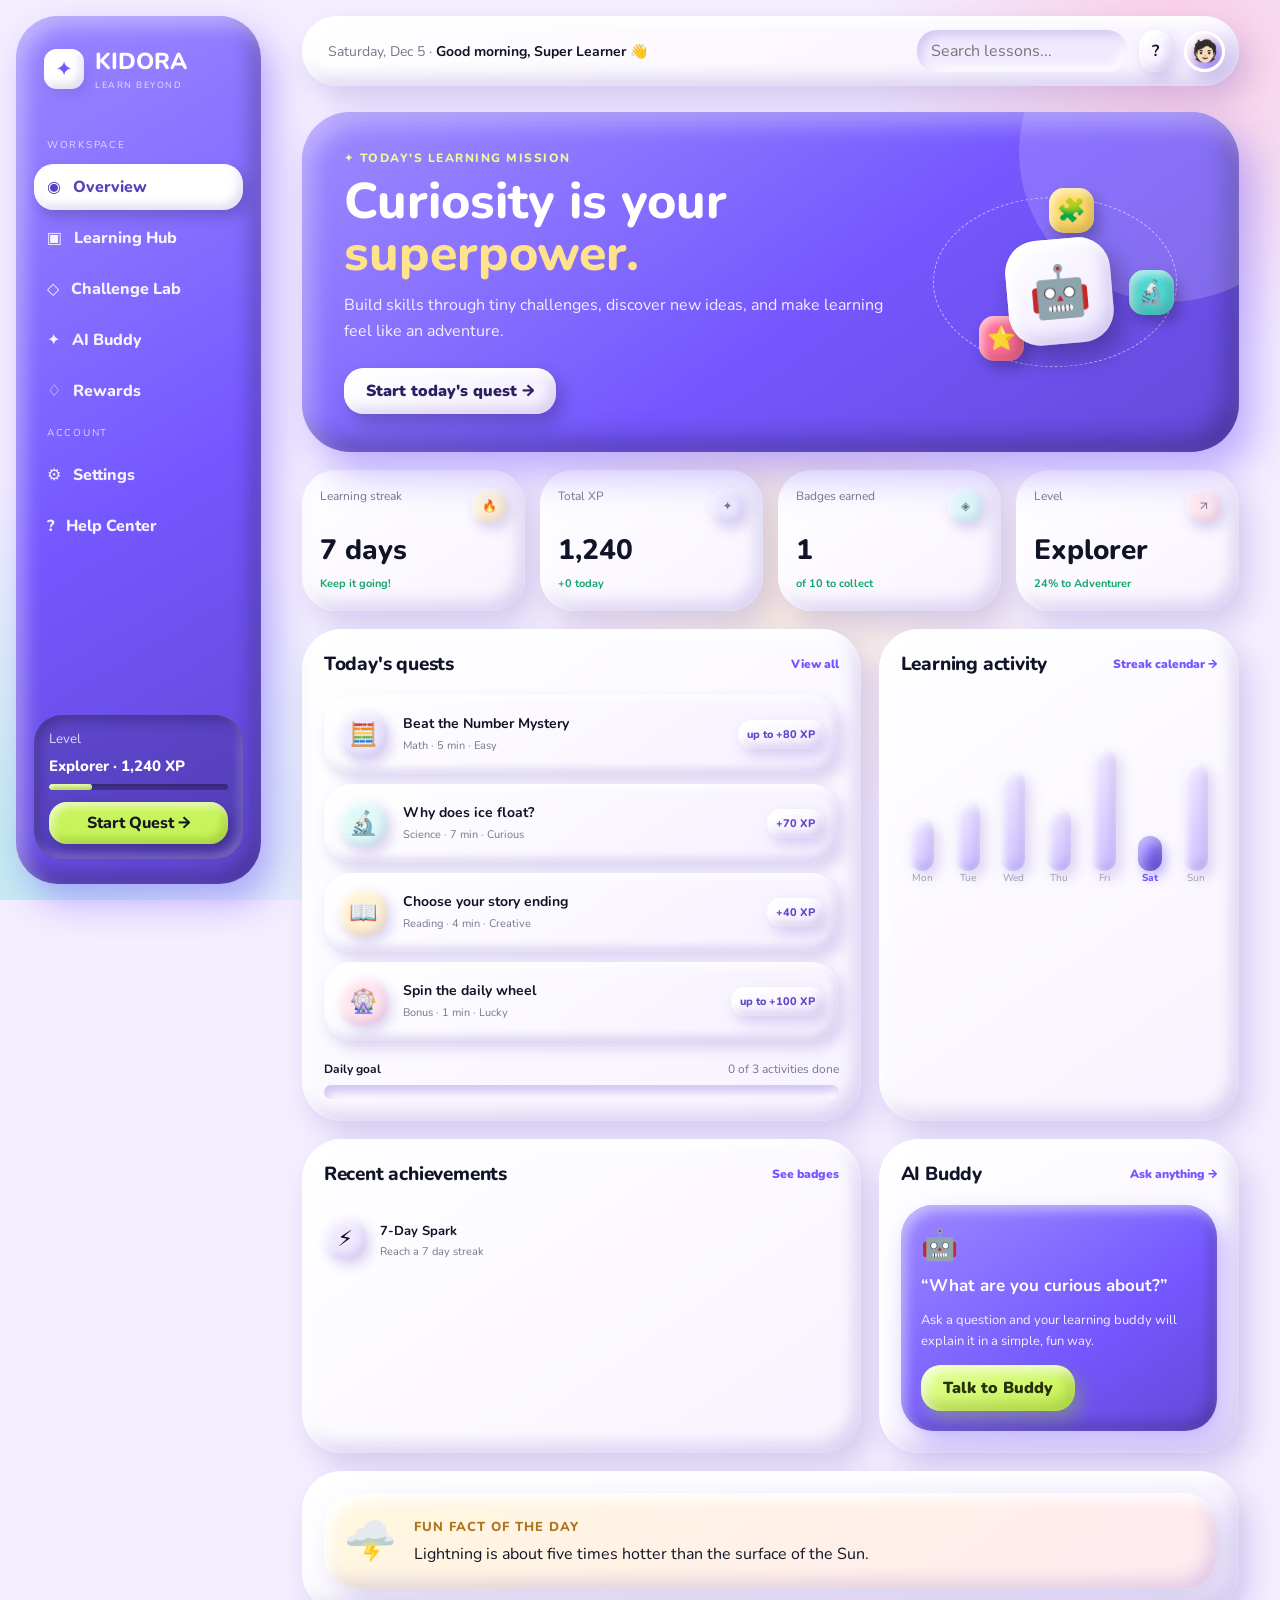
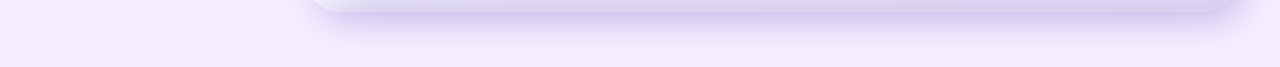
<file: index.html>
<!DOCTYPE html>
<html lang="en">
<head>
<meta charset="UTF-8">
<meta name="viewport" content="width=device-width, initial-scale=1.0">
<title>KIDORA — Learn Beyond</title>
<link rel="preconnect" href="https://fonts.googleapis.com">
<link rel="preconnect" href="https://fonts.gstatic.com" crossorigin>
<link href="https://fonts.googleapis.com/css2?family=DM+Sans:wght@400;500;600;700&family=Manrope:wght@600;700;800&display=swap" rel="stylesheet">
<link rel="stylesheet" href="styles.css">
</head>
<body data-page="overview">
<div class="app">
<aside class="sidebar" id="sidebar"></aside>
<div class="main">
<header class="topbar" id="topbar"></header>
<main class="content">

<section class="hero">
  <div class="hero-text">
    <div class="eyebrow">✦ Today's learning mission</div>
    <h1>Curiosity is your<br><span>superpower.</span></h1>
    <p>Build skills through tiny challenges, discover new ideas, and make learning feel like an adventure.</p>
    <a class="btn white" href="challenge-lab.html#mystery">Start today's quest →</a>
  </div>
  <div class="hero-art"><div class="orbit"><div class="orb a">🧩</div><div class="orb b">🔬</div><div class="orb c">⭐</div></div><div class="bot">🤖</div></div>
</section>

<section class="stats">
  <div class="stat"><div class="stat-top"><span>Learning streak</span><div class="stat-icon" style="background:#fff2d4">🔥</div></div><strong id="sStreak"></strong><span class="up">Keep it going!</span></div>
  <div class="stat"><div class="stat-top"><span>Total XP</span><div class="stat-icon" style="background:#eeeaff">✦</div></div><strong id="sXP"></strong><span class="up" id="sXPd"></span></div>
  <div class="stat"><div class="stat-top"><span>Badges earned</span><div class="stat-icon" style="background:#ddfaf7">◈</div></div><strong id="sBadge"></strong><span class="up" id="sBadgeD"></span></div>
  <div class="stat"><div class="stat-top"><span>Level</span><div class="stat-icon" style="background:#ffe7ee">↗</div></div><strong id="sLevel"></strong><span class="up" id="sLevelD"></span></div>
</section>

<div class="layout">
<section class="panel">
  <div class="panel-head"><h2>Today's quests</h2><a class="view" href="learning-hub.html">View all</a></div>
  <a class="quest" href="challenge-lab.html#mystery"><div class="qicon qi1">🧮</div><div class="quest-info"><b>Beat the Number Mystery</b><small>Math · 5 min · Easy</small></div><span class="xp">up to +80 XP</span></a>
  <a class="quest" href="learning-hub.html#ice"><div class="qicon qi2">🔬</div><div class="quest-info"><b>Why does ice float?</b><small>Science · 7 min · Curious</small></div><span class="xp">+70 XP</span></a>
  <a class="quest" href="learning-hub.html#story"><div class="qicon qi3">📖</div><div class="quest-info"><b>Choose your story ending</b><small>Reading · 4 min · Creative</small></div><span class="xp">+40 XP</span></a>
  <a class="quest" href="rewards.html"><div class="qicon qi4">🎡</div><div class="quest-info"><b>Spin the daily wheel</b><small>Bonus · 1 min · Lucky</small></div><span class="xp">up to +100 XP</span></a>
  <div class="progress-row"><div class="progress-meta"><b>Daily goal</b><span id="goalTxt"></span></div><div class="bar"><div class="fill" id="goalFill"></div></div></div>
</section>

<section class="panel">
  <div class="panel-head"><h2>Learning activity</h2><a class="view" href="rewards.html">Streak calendar →</a></div>
  <div class="week" id="week"></div>
</section>

<section class="panel">
  <div class="panel-head"><h2>Recent achievements</h2><a class="view" href="rewards.html">See badges</a></div>
  <div id="recent"></div>
</section>

<section class="panel">
  <div class="panel-head"><h2>AI Buddy</h2><a class="view" href="ai-buddy.html">Ask anything →</a></div>
  <div class="dark-card">
    <div style="font-size:30px">🤖</div><h3>“What are you curious about?”</h3>
    <p>Ask a question and your learning buddy will explain it in a simple, fun way.</p>
    <a class="btn lime" href="ai-buddy.html" id="buddyLink">Talk to Buddy</a>
  </div>
</section>

<section class="panel span-all">
  <div class="fact"><div class="e" id="factE"></div><div><b>Fun fact of the day</b><p id="factT"></p></div></div>
</section>
</div>

</main>
</div>
</div>
<script src="shared.js"></script>
<script>
const FACTS=[['🐙','An octopus has three hearts and blue blood!'],['🍯','Honey never spoils. Jars found in ancient Egyptian tombs were still edible!'],['🌩️','Lightning is about five times hotter than the surface of the Sun.'],['🦒','A giraffe has the same number of neck bones as you: seven!'],['🌕','The Moon drifts away from Earth about 3.8 cm every year.'],['🐘','Elephants are one of the few animals that can recognise themselves in a mirror.'],['🌈','Every rainbow is really a full circle. We usually only see the top half!']];
const DAYS=['Mon','Tue','Wed','Thu','Fri','Sat','Sun'],H=[38,50,72,45,88,63,78];
function render(){
  const li=levelInfo(S.xp);
  $('#sStreak').textContent=S.streak+' days';
  $('#sXP').textContent=fmt(S.xp);$('#sXPd').textContent='+'+S.todayXP+' today';
  $('#sBadge').textContent=S.seen.length;$('#sBadgeD').textContent='of '+BADGES.length+' to collect';
  $('#sLevel').textContent=li.name;$('#sLevelD').textContent=li.next?li.pct+'% to '+li.next:'Max level!';
  $('#goalTxt').textContent=Math.min(S.todayN,S.goal)+' of '+S.goal+' activities done';
  $('#goalFill').style.width=Math.min(100,S.todayN/S.goal*100)+'%';
  const today=(new Date().getDay()+6)%7;
  $('#week').innerHTML=DAYS.map((d,i)=>`<div class="day ${i===today?'active':''}"><div class="column"><span style="height:${i===today?Math.min(100,25+S.todayN*25):H[i]}%"></span></div>${d}</div>`).join('');
  const r=S.seen.slice(-3).reverse().map(id=>BADGES.find(b=>b.id===id)).filter(Boolean);
  $('#recent').innerHTML=r.length?r.map(b=>`<div class="badge"><div class="badge-icon">${b.icon}</div><div><b>${b.name}</b><small>${b.desc}</small></div></div>`).join(''):'<p style="color:var(--muted)">Finish a lesson or game to earn your first badge!</p>';
}
const f=FACTS[Math.floor(Date.now()/864e5)%FACTS.length];$('#factE').textContent=f[0];$('#factT').textContent=f[1];
document.addEventListener('DOMContentLoaded',render);document.addEventListener('kidora:update',render);
</script>
</body>
</html>
</file>
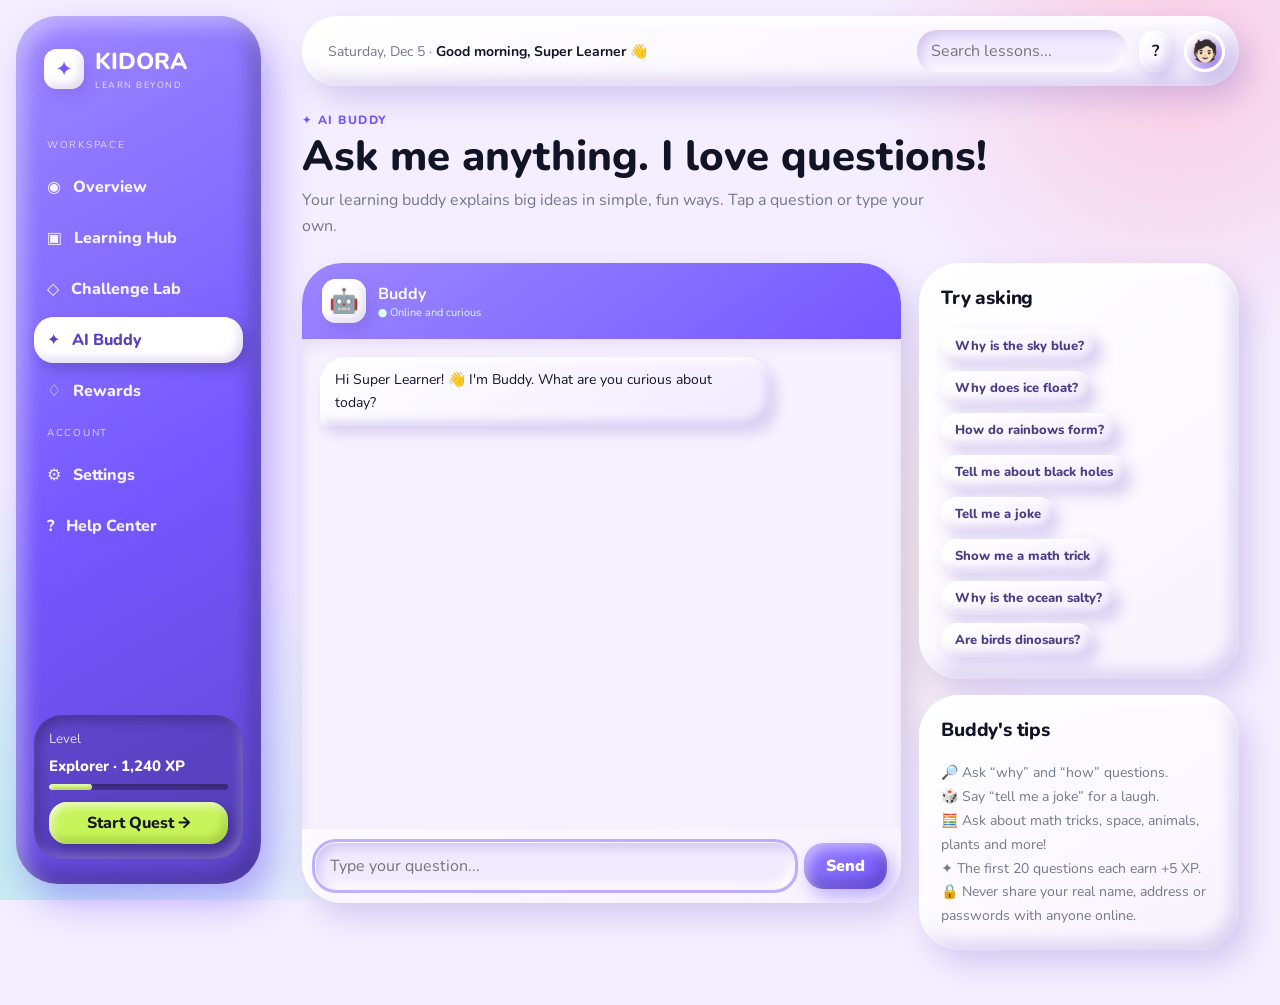
<file: ai-buddy.html>
<!DOCTYPE html>
<html lang="en">
<head>
<meta charset="UTF-8">
<meta name="viewport" content="width=device-width, initial-scale=1.0">
<title>AI Buddy — KIDORA</title>
<link rel="preconnect" href="https://fonts.googleapis.com">
<link rel="preconnect" href="https://fonts.gstatic.com" crossorigin>
<link href="https://fonts.googleapis.com/css2?family=DM+Sans:wght@400;500;600;700&family=Manrope:wght@600;700;800&display=swap" rel="stylesheet">
<link rel="stylesheet" href="styles.css">
</head>
<body data-page="buddy">
<div class="app">
<aside class="sidebar" id="sidebar"></aside>
<div class="main">
<header class="topbar" id="topbar"></header>
<main class="content">

<div class="page-head"><div class="kicker">✦ AI Buddy</div><h1>Ask me anything. I love questions!</h1><p>Your learning buddy explains big ideas in simple, fun ways. Tap a question or type your own.</p></div>

<div class="buddy-wrap">
  <section class="chat">
    <div class="chat-top"><div class="face2">🤖</div><div><b>Buddy</b><small>● Online and curious</small></div></div>
    <div class="msgs" id="msgs"></div>
    <form class="chat-in" id="form"><input id="inp" placeholder="Type your question..." autocomplete="off"><button class="btn" type="submit">Send</button></form>
  </section>

  <aside style="display:grid;gap:16px">
    <div class="panel"><div class="panel-head"><h2>Try asking</h2></div><div class="chips" id="sugg"></div></div>
    <div class="panel"><div class="panel-head"><h2>Buddy's tips</h2></div>
      <p style="color:var(--muted);line-height:1.7;margin:0;font-size:14px">🔎 Ask “why” and “how” questions.<br>🎲 Say “tell me a joke” for a laugh.<br>🧮 Ask about math tricks, space, animals, plants and more!<br>✦ The first 20 questions each earn +5 XP.<br>🔒 Never share your real name, address or passwords with anyone online.</p></div>
  </aside>
</div>

</main>
</div>
</div>
<script src="shared.js"></script>
<script>
const KB=[
 {k:['sky blue','why is the sky blue','blue sky'],a:'Sunlight looks white but is really every color mixed together. When it hits the air, the small blue waves bounce around the most, so blue light reaches your eyes from every direction. That is why the sky looks blue! 🌤️'},
 {k:['ice float','ice floating','does ice float'],a:'Water is weird! When it freezes, its molecules spread into a pattern with little gaps. That makes ice lighter than liquid water, so it floats. Good thing too, or lakes would freeze from the bottom up! 🧊'},
 {k:['rainbow','rainbows'],a:'A rainbow happens when sunlight passes through raindrops. Each drop bends the light and splits it into red, orange, yellow, green, blue and purple. You need sun behind you and rain in front of you! 🌈'},
 {k:['sleep','sleepy','dream','dreams'],a:'Sleep is when your brain tidies up! It saves what you learned today, and your body grows and repairs itself. Kids your age need about 9 to 11 hours every night. 😴'},
 {k:['volcano','volcanoes','lava'],a:'Deep inside Earth it is so hot that rock melts into magma. When pressure builds up, the magma shoots out of a crack in the ground. Once it is outside we call it lava! 🌋'},
 {k:['moon'],a:'The Moon is Earth\'s space neighbor, about 384,000 km away. It does not make its own light. It shines because it bounces sunlight back to us. 🌙'},
 {k:['dinosaur','dinosaurs','t rex'],a:'Dinosaurs ruled Earth for about 165 million years! Most disappeared about 66 million years ago, but their cousins are still around. Birds are living dinosaurs! 🦖'},
 {k:['plant','plants','photosynthesis'],a:'Plants make their own food using sunlight, water and carbon dioxide. This is called photosynthesis. As a bonus, they give out the oxygen we breathe! 🌱'},
 {k:['gravity','fall down'],a:'Gravity is an invisible pull between things. Earth is so big that it pulls everything toward its center, and that is what keeps your feet on the ground. The Moon has less gravity, so you could jump much higher there! 🍎'},
 {k:['star','stars','twinkle'],a:'Stars are giant balls of burning gas, just like our Sun, but very far away. They seem to twinkle because their light wiggles as it travels through our moving air. ⭐'},
 {k:['ocean salty','sea salty','salty'],a:'Rain washes tiny bits of salt from rocks into rivers, and rivers carry them to the sea. When ocean water evaporates, the salt stays behind. After millions of years, the sea became salty! 🌊'},
 {k:['thunder','lightning'],a:'Lightning is a giant spark of electricity in the clouds. It heats the air so fast that the air booms, and that boom is thunder! Light travels faster than sound, so you see the flash first. ⚡'},
 {k:['black hole','black holes'],a:'A black hole is a place in space where gravity is so strong that nothing, not even light, can escape. They form when a very big star collapses. Spooky but amazing! 🕳️'},
 {k:['times table','multiply','multiplication','math trick'],a:'Here is a trick for 9 × anything up to 10: hold up 10 fingers and fold down the finger you are multiplying by. Fingers on the left are the tens, fingers on the right are the ones. For 9 × 4 you get 3 and 6, which is 36! 🧮'},
 {k:['joke','funny','laugh'],a:null,joke:true},
 {k:['hello','hi','hey','good morning'],a:'Hello, explorer! 👋 I am Buddy. Ask me about space, animals, science, math, anything you are curious about!'},
 {k:['thanks','thank you'],a:'You are welcome! Curious minds make the world better. Got another question? 😊'},
 {k:['who are you','your name'],a:'I am Buddy, your KIDORA learning buddy! I am a robot who loves questions almost as much as you do. 🤖'}
];
const JOKES=['Why did the math book look so sad? Because it had too many problems! 📘','What do you call a sleeping dinosaur? A dino-snore! 🦕','Why did the sun go to school? To get a little brighter! ☀️','What do planets like to read? Comet books! ☄️','Why was the computer cold? It left its Windows open! 💻'];
const FALL=['Ooh, great question! I don\'t know that one yet, but try asking me about space, animals, plants, weather or math tricks. 🔎','Hmm, my robot brain is still learning about that! Ask your teacher or a grown-up, then come tell me what you find out! 🤔'];
const SUG=['Why is the sky blue?','Why does ice float?','How do rainbows form?','Tell me about black holes','Tell me a joke','Show me a math trick','Why is the ocean salty?','Are birds dinosaurs?'];

const msgs=$('#msgs');
function add(t,who){const d=document.createElement('div');d.className='msg '+who;d.textContent=t;msgs.appendChild(d);msgs.scrollTop=msgs.scrollHeight;return d}
/* Local fallback: used only when the KIDORA server / AI is not reachable */
function localReply(q){
  const t=' '+q.toLowerCase().replace(/[^a-z0-9 ]/g,' ').replace(/\s+/g,' ')+' ';
  const hit=KB.find(e=>e.k.some(k=>t.includes(' '+k+' ')||(k.includes(' ')&&t.includes(k))));
  if(!hit)return null;
  return hit.joke?JOKES[rand(JOKES.length)]:hit.a;
}
const OFFLINE='My big AI brain is switched off right now, so I only know a few topics (sky, ice, rainbows, space, plants, jokes...). Ask a grown-up to start the KIDORA server so I can answer anything! 🤖';
const API=location.protocol==='file:'?'http://localhost:3000/api/chat':'/api/chat';
let hist=[],busy=false;
async function getReply(q){
  hist.push({role:'user',content:q});
  try{
    const r=await fetch(API,{method:'POST',headers:{'Content-Type':'application/json'},body:JSON.stringify({messages:hist.slice(-8)})});
    const d=await r.json();
    if(!r.ok||!d.reply)throw new Error(d.error||'bad reply');
    hist.push({role:'assistant',content:d.reply});
    return d.reply;
  }catch(e){
    const l=localReply(q)||OFFLINE;
    hist.push({role:'assistant',content:l});
    return l;
  }
}
async function ask(q){
  q=q.trim();if(!q||busy)return;
  busy=true;add(q,'me');$('#inp').value='';
  const typing=document.createElement('div');typing.className='msg bot typing';typing.innerHTML='<i></i><i></i><i></i>';msgs.appendChild(typing);msgs.scrollTop=msgs.scrollHeight;
  const [ans]=await Promise.all([getReply(q),new Promise(r=>setTimeout(r,600))]);
  typing.remove();const d=add('','bot');const w=ans.split(' ');let i=0;
  const iv=setInterval(()=>{d.textContent=w.slice(0,++i).join(' ');msgs.scrollTop=msgs.scrollHeight;if(i>=w.length){clearInterval(iv);busy=false}},30);
  S.chats++;save();
  if(S.chats<=20)addXP(5,'Asked Buddy',false);else checkBadges();
}
$('#form').onsubmit=e=>{e.preventDefault();ask($('#inp').value)};
document.addEventListener('DOMContentLoaded',()=>{
  add(`Hi ${S.name}! 👋 I'm Buddy. What are you curious about today?`,'bot');
  $('#sugg').innerHTML=SUG.map(s=>`<button class="chip">${s}</button>`).join('');
  $$('#sugg .chip').forEach(c=>c.onclick=()=>ask(c.textContent));
  $('#inp').focus();
});
</script>
</body>
</html>
</file>
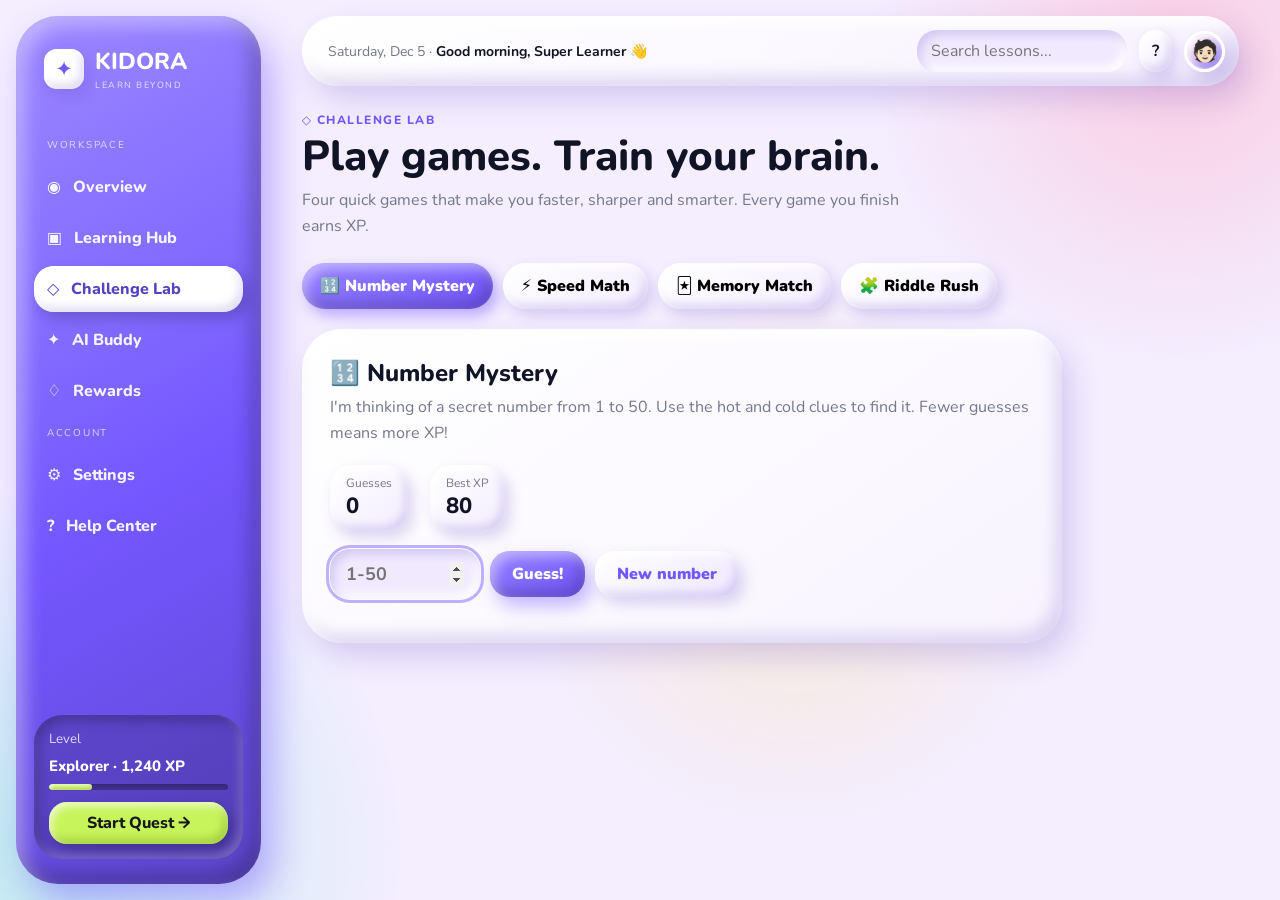
<file: challenge-lab.html>
<!DOCTYPE html>
<html lang="en">
<head>
<meta charset="UTF-8">
<meta name="viewport" content="width=device-width, initial-scale=1.0">
<title>Challenge Lab — KIDORA</title>
<link rel="preconnect" href="https://fonts.googleapis.com">
<link rel="preconnect" href="https://fonts.gstatic.com" crossorigin>
<link href="https://fonts.googleapis.com/css2?family=DM+Sans:wght@400;500;600;700&family=Manrope:wght@600;700;800&display=swap" rel="stylesheet">
<link rel="stylesheet" href="styles.css">
</head>
<body data-page="lab">
<div class="app">
<aside class="sidebar" id="sidebar"></aside>
<div class="main">
<header class="topbar" id="topbar"></header>
<main class="content">

<div class="page-head"><div class="kicker">◇ Challenge Lab</div><h1>Play games. Train your brain.</h1><p>Four quick games that make you faster, sharper and smarter. Every game you finish earns XP.</p></div>

<div class="tabs" id="tabs">
  <button class="tab on" data-g="mystery">🔢 Number Mystery</button>
  <button class="tab" data-g="speed">⚡ Speed Math</button>
  <button class="tab" data-g="memory">🃏 Memory Match</button>
  <button class="tab" data-g="riddle">🧩 Riddle Rush</button>
</div>

<!-- Number mystery -->
<section class="game on" id="g-mystery"><div class="game-card">
  <h2>🔢 Number Mystery</h2><p>I'm thinking of a secret number from 1 to 50. Use the hot and cold clues to find it. Fewer guesses means more XP!</p>
  <div class="scorebar"><div>Guesses<b id="mTries">0</b></div><div>Best XP<b id="mXP">80</b></div></div>
  <div class="row"><input class="input" id="mIn" type="number" min="1" max="50" placeholder="1-50"><button class="btn" id="mBtn">Guess!</button><button class="btn ghost" id="mNew">New number</button></div>
  <div class="log" id="mLog"></div><div class="result" id="mRes"></div>
</div></section>

<!-- Speed math -->
<section class="game" id="g-speed"><div class="game-card">
  <h2>⚡ Speed Math</h2><p>Solve as many sums as you can in 30 seconds. Type the answer and press Enter. Score 10+ for a badge!</p>
  <div class="scorebar"><div>Score<b id="sScore">0</b></div><div>Time<b id="sTime">30</b></div><div>Your best<b id="sBest">0</b></div></div>
  <div class="timer"><i id="sBar"></i></div>
  <div class="big-q" id="sQ">Ready?</div>
  <div class="row" style="justify-content:center"><input class="input" id="sIn" type="number" disabled placeholder="?"><button class="btn lime" id="sGo">Start</button></div>
  <div class="result" id="sRes"></div>
</div></section>

<!-- Memory -->
<section class="game" id="g-memory"><div class="game-card">
  <h2>🃏 Memory Match</h2><p>Flip two cards at a time and find all 8 matching pairs. Use as few moves as you can!</p>
  <div class="scorebar"><div>Moves<b id="memMoves">0</b></div><div>Pairs<b id="memPairs">0/8</b></div></div>
  <div class="mem" id="mem"></div><div class="row" style="margin-top:16px"><button class="btn ghost" id="memNew">Shuffle again</button></div>
  <div class="result" id="memRes"></div>
</div></section>

<!-- Riddles -->
<section class="game" id="g-riddle"><div class="game-card">
  <h2>🧩 Riddle Rush</h2><p>Five riddles. Pick the right answer to each one. Each correct answer is worth 15 XP.</p>
  <div class="scorebar"><div>Question<b id="rN">1/5</b></div><div>Correct<b id="rScore">0</b></div></div>
  <div id="rBox"></div><div class="result" id="rRes"></div>
</div></section>

</main>
</div>
</div>
<script src="shared.js"></script>
<script>
/* tabs */
function show(g){
  $$('.tab').forEach(t=>t.classList.toggle('on',t.dataset.g===g));
  $$('.game').forEach(s=>s.classList.toggle('on',s.id==='g-'+g));
  history.replaceState(null,'','#'+g);
}
$$('.tab').forEach(t=>t.onclick=()=>show(t.dataset.g));

/* ---------- Number Mystery ---------- */
let secret,tries,mDone;
function newMystery(){secret=1+rand(50);tries=0;mDone=false;$('#mTries').textContent=0;$('#mXP').textContent=80;$('#mLog').innerHTML='';$('#mRes').classList.remove('show');$('#mIn').value='';$('#mIn').disabled=false;$('#mBtn').disabled=false;$('#mIn').focus()}
function guess(){
  if(mDone)return;
  const v=+$('#mIn').value;
  if(!v||v<1||v>50){toast('Pick a number from 1 to 50');return}
  tries++;$('#mTries').textContent=tries;$('#mXP').textContent=Math.max(20,90-tries*10);
  const d=Math.abs(v-secret);
  if(d===0){
    mDone=true;const xp=Math.max(20,90-tries*10);S.games++;save();
    $('#mLog').insertAdjacentHTML('afterbegin',`<div>🎯 ${v}: You got it!</div>`);
    $('#mRes').textContent=`🎉 Solved in ${tries} guess${tries>1?'es':''}! +${xp} XP`;$('#mRes').classList.add('show');
    $('#mIn').disabled=true;$('#mBtn').disabled=true;confetti();addXP(xp,'Number Mystery');
  }else{
    const t=d<=3?'🔥 Burning hot':d<=8?'♨️ Warm':d<=16?'🌤️ Cool':'🧊 Freezing';
    $('#mLog').insertAdjacentHTML('afterbegin',`<div>${v}: ${t}, go ${v<secret?'⬆ higher':'⬇ lower'}</div>`);
    beep('bad');
  }
  $('#mIn').value='';$('#mIn').focus();
}
$('#mBtn').onclick=guess;$('#mNew').onclick=newMystery;$('#mIn').onkeydown=e=>{if(e.key==='Enter')guess()};

/* ---------- Speed Math ---------- */
let sScore,sLeft,sTimer,sAns,sRun=false;
$('#sBest').textContent=S.speedBest;
function nextQ(){
  let a=1+rand(12),b=1+rand(12);const op=['+','−','×'][rand(3)];
  if(op==='×'){a=2+rand(9);b=2+rand(9)}
  if(op==='−'&&b>a)[a,b]=[b,a];
  sAns=op==='+'?a+b:op==='−'?a-b:a*b;$('#sQ').textContent=`${a} ${op} ${b}`;
}
function startSpeed(){
  sScore=0;sLeft=30;sRun=true;$('#sScore').textContent=0;$('#sTime').textContent=30;$('#sRes').classList.remove('show');
  $('#sBar').style.transition='none';$('#sBar').style.width='100%';setTimeout(()=>{$('#sBar').style.transition='width 30s linear';$('#sBar').style.width='0%'},30);
  $('#sIn').disabled=false;$('#sIn').value='';$('#sIn').focus();$('#sGo').disabled=true;nextQ();
  clearInterval(sTimer);sTimer=setInterval(()=>{sLeft--;$('#sTime').textContent=sLeft;if(sLeft<=0)endSpeed()},1000);
}
function endSpeed(){
  clearInterval(sTimer);sRun=false;$('#sIn').disabled=true;$('#sGo').disabled=false;$('#sGo').textContent='Play again';$('#sQ').textContent='Time!';
  const xp=Math.max(5,sScore*5);S.games++;if(sScore>S.speedBest){S.speedBest=sScore;$('#sBest').textContent=sScore}save();
  $('#sRes').textContent=`⏱️ You solved ${sScore} sums! +${xp} XP`;$('#sRes').classList.add('show');
  if(sScore>=10)confetti();addXP(xp,'Speed Math');
}
$('#sGo').onclick=startSpeed;
$('#sIn').onkeydown=e=>{
  if(e.key!=='Enter'||!sRun||$('#sIn').value==='')return;
  if(+$('#sIn').value===sAns){sScore++;$('#sScore').textContent=sScore;nextQ();beep('ok')}else{beep('bad')}
  $('#sIn').value='';
};

/* ---------- Memory Match ---------- */
const EM=['🦊','🐼','🦄','🐙','🚀','🌈','🍕','⚡'];
let first=null,lock=false,moves,pairs;
function newMemory(){
  moves=0;pairs=0;first=null;lock=false;$('#memMoves').textContent=0;$('#memPairs').textContent='0/8';$('#memRes').classList.remove('show');
  $('#mem').innerHTML=shuffle([...EM,...EM]).map((e,i)=>`<button class="mcard" data-e="${e}" aria-label="card ${i+1}">${e}</button>`).join('');
  $$('.mcard').forEach(c=>c.onclick=()=>flip(c));
}
function flip(c){
  if(lock||c.classList.contains('up')||c.classList.contains('ok'))return;
  c.classList.add('up');
  if(!first){first=c;return}
  moves++;$('#memMoves').textContent=moves;
  if(first.dataset.e===c.dataset.e){
    first.classList.replace('up','ok');c.classList.replace('up','ok');first=null;pairs++;$('#memPairs').textContent=pairs+'/8';beep('ok');
    if(pairs===8){
      const xp=Math.max(30,100-moves*3);S.memWins++;S.games++;save();
      $('#memRes').textContent=`🎉 All pairs found in ${moves} moves! +${xp} XP`;$('#memRes').classList.add('show');confetti();addXP(xp,'Memory Match');
    }
  }else{
    lock=true;const a=first;first=null;
    setTimeout(()=>{a.classList.remove('up');c.classList.remove('up');lock=false},800);
  }
}
$('#memNew').onclick=newMemory;

/* ---------- Riddle Rush ---------- */
const RID=[
 ['I have hands but cannot clap. What am I?','A clock',['A cat','A robot']],
 ['What has keys but cannot open any lock?','A piano',['A door','A wall']],
 ['The more you take, the more you leave behind. What am I?','Footsteps',['Cookies','Water']],
 ['What gets wetter the more it dries?','A towel',['A sponge','The rain']],
 ["I'm tall when I'm young and short when I'm old. What am I?",'A candle',['A tree','A pencil']],
 ['What can you catch but never throw?','A cold',['A ball','A fish']],
 ['What goes up but never comes down?','Your age',['A balloon','The rain']],
 ['What has many teeth but never bites?','A comb',['A shark','A robot']]
];
let rq,ri,rs;
function startRiddles(){rq=shuffle(RID).slice(0,5);ri=0;rs=0;$('#rRes').classList.remove('show');$('#rScore').textContent=0;drawRiddle()}
function drawRiddle(){
  if(ri>=5){
    const xp=Math.max(5,rs*15);S.games++;save();
    $('#rBox').innerHTML=`<div class="big-q" style="font-size:34px">You got ${rs} of 5! 🧠</div><div class="row" style="justify-content:center"><button class="btn lime" onclick="startRiddles()">Play again</button></div>`;
    $('#rRes').textContent=`+${xp} XP earned`;$('#rRes').classList.add('show');if(rs>=4)confetti();addXP(xp,'Riddle Rush');return;
  }
  const [q,a,w]=rq[ri];$('#rN').textContent=(ri+1)+'/5';
  $('#rBox').innerHTML=`<h3 style="font:800 21px Nunito,system-ui,sans-serif;line-height:1.4">${q}</h3>`+shuffle([a,...w]).map(o=>`<button class="opt" data-ok="${o===a}">${o}</button>`).join('');
  $$('#rBox .opt').forEach(b=>b.onclick=()=>{
    const ok=b.dataset.ok==='true';b.classList.add(ok?'good':'bad');
    if(ok){rs++;$('#rScore').textContent=rs;beep('ok')}else{beep('bad');$$('#rBox .opt').find(x=>x.dataset.ok==='true').classList.add('good')}
    $$('#rBox .opt').forEach(x=>x.onclick=null);setTimeout(()=>{ri++;drawRiddle()},1100);
  });
}

document.addEventListener('DOMContentLoaded',()=>{
  const h=location.hash.slice(1);if(['mystery','speed','memory','riddle'].includes(h))show(h);
  newMystery();newMemory();startRiddles();
});
</script>
</body>
</html>
</file>
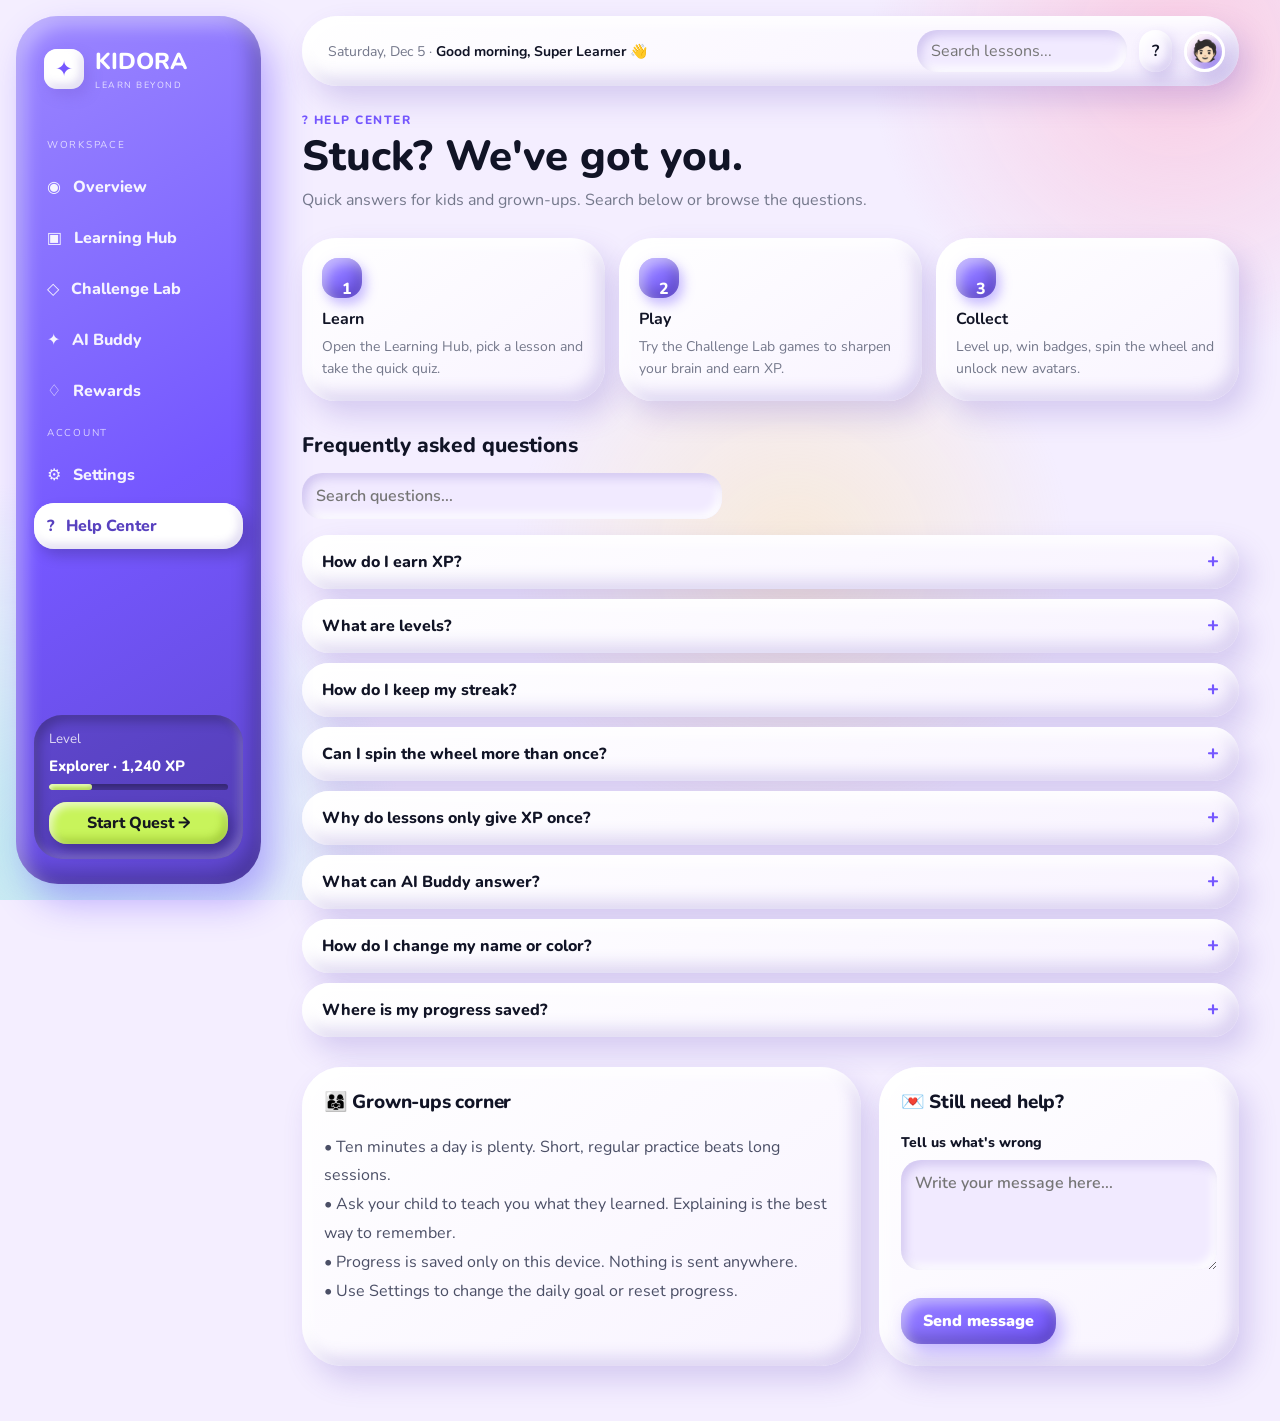
<file: help.html>
<!DOCTYPE html>
<html lang="en">
<head>
<meta charset="UTF-8">
<meta name="viewport" content="width=device-width, initial-scale=1.0">
<title>Help Center — KIDORA</title>
<link rel="preconnect" href="https://fonts.googleapis.com">
<link rel="preconnect" href="https://fonts.gstatic.com" crossorigin>
<link href="https://fonts.googleapis.com/css2?family=DM+Sans:wght@400;500;600;700&family=Manrope:wght@600;700;800&display=swap" rel="stylesheet">
<link rel="stylesheet" href="styles.css">
</head>
<body data-page="help">
<div class="app">
<aside class="sidebar" id="sidebar"></aside>
<div class="main">
<header class="topbar" id="topbar"></header>
<main class="content">

<div class="page-head"><div class="kicker">? Help Center</div><h1>Stuck? We've got you.</h1><p>Quick answers for kids and grown-ups. Search below or browse the questions.</p></div>

<div class="step3">
  <div><div class="n">1</div><b>Learn</b><p style="color:var(--muted);margin:6px 0 0;line-height:1.6;font-size:14px">Open the Learning Hub, pick a lesson and take the quick quiz.</p></div>
  <div><div class="n">2</div><b>Play</b><p style="color:var(--muted);margin:6px 0 0;line-height:1.6;font-size:14px">Try the Challenge Lab games to sharpen your brain and earn XP.</p></div>
  <div><div class="n">3</div><b>Collect</b><p style="color:var(--muted);margin:6px 0 0;line-height:1.6;font-size:14px">Level up, win badges, spin the wheel and unlock new avatars.</p></div>
</div>

<h2 class="section-title">Frequently asked questions</h2>
<input class="text" id="faqSearch" placeholder="Search questions..." style="margin-bottom:16px;max-width:420px">
<div id="faqs"></div>

<div class="layout" style="margin-top:30px">
  <section class="panel">
    <div class="panel-head"><h2>👨‍👩‍👧 Grown-ups corner</h2></div>
    <p style="line-height:1.8;color:#4b4f66;margin:0">• Ten minutes a day is plenty. Short, regular practice beats long sessions.<br>• Ask your child to teach you what they learned. Explaining is the best way to remember.<br>• Progress is saved only on this device. Nothing is sent anywhere.<br>• Use Settings to change the daily goal or reset progress.</p>
  </section>
  <section class="panel">
    <div class="panel-head"><h2>💌 Still need help?</h2></div>
    <form id="contact">
      <div class="field"><label for="msg">Tell us what's wrong</label><textarea class="text" id="msg" placeholder="Write your message here..."></textarea></div>
      <button class="btn" type="submit">Send message</button>
    </form>
  </section>
</div>

</main>
</div>
</div>
<script src="shared.js"></script>
<script>
const FAQ=[
 ['How do I earn XP?','Finish a lesson quiz, win a game in the Challenge Lab, ask Buddy a question or spin the daily wheel. Every activity adds XP to your total.'],
 ['What are levels?','There are five levels: Seedling, Explorer, Adventurer, Pioneer and Legend. When your XP bar fills up, you level up and unlock new avatars.'],
 ['How do I keep my streak?','Do at least one activity every day. If you miss a day, the streak starts again from 1, but your XP and badges stay safe.'],
 ['Can I spin the wheel more than once?','You get one free spin every day. Come back tomorrow for another one!'],
 ['Why do lessons only give XP once?','XP is for learning something new. You can replay any lesson as much as you like, but the XP only counts the first time.'],
 ['What can AI Buddy answer?','Buddy knows about space, animals, plants, weather, math tricks and more, and it also tells jokes. If it doesn\'t know something, ask a grown-up and then tell Buddy what you found!'],
 ['How do I change my name or color?','Open Settings from the sidebar or tap your avatar at the top. You can change your name, avatar, color and daily goal.'],
 ['Where is my progress saved?','It is saved in this browser on this device. If you use a different device or clear your browser data, you will start fresh.']
];
function draw(q=''){
  const l=FAQ.filter(f=>(f[0]+f[1]).toLowerCase().includes(q.toLowerCase()));
  $('#faqs').innerHTML=l.length?l.map(f=>`<details><summary>${f[0]}</summary><p>${f[1]}</p></details>`).join(''):'<p style="color:var(--muted)">No answers found. Send us a message below! 💌</p>';
}
$('#faqSearch').oninput=e=>draw(e.target.value);
$('#contact').onsubmit=e=>{e.preventDefault();if(!$('#msg').value.trim()){toast('Please write a message first ✏️');return}$('#msg').value='';toast('💌 Thanks! Your message was received.')};
document.addEventListener('DOMContentLoaded',()=>draw());
</script>
</body>
</html>
</file>
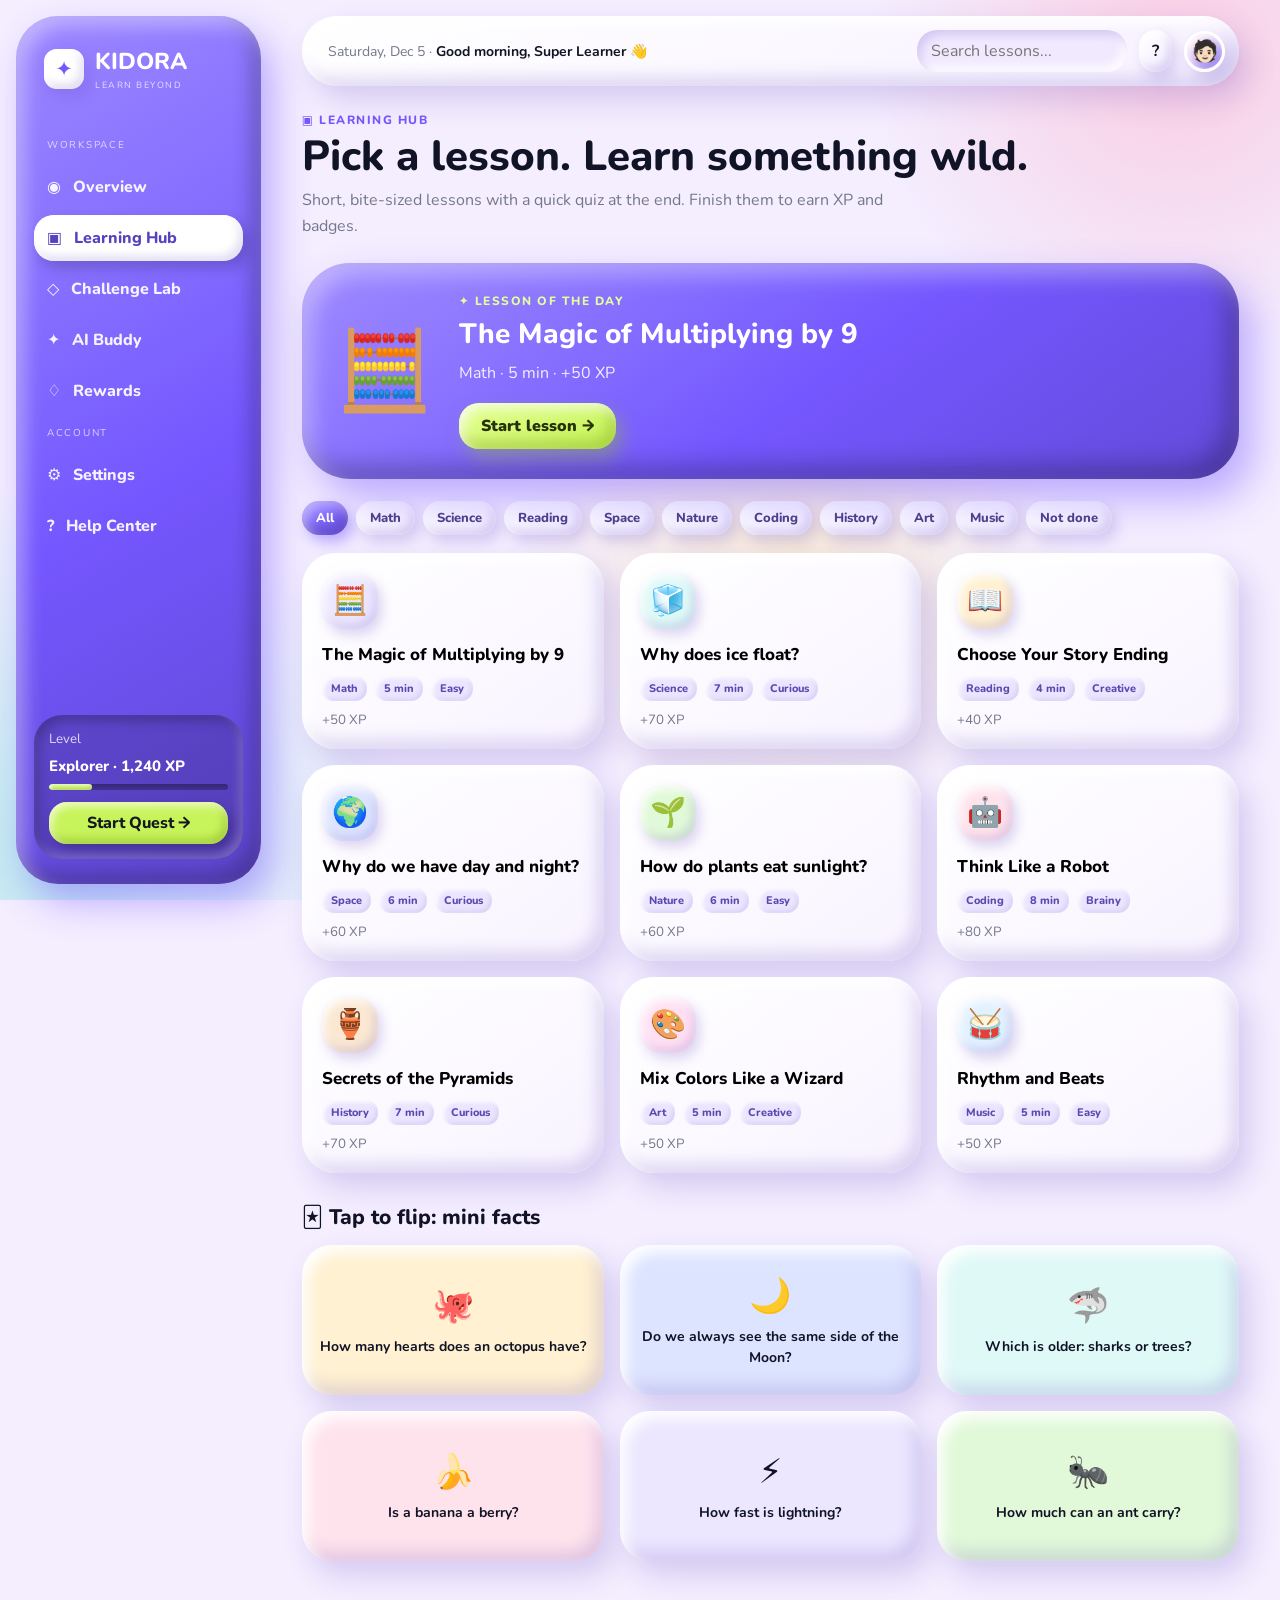
<file: learning-hub.html>
<!DOCTYPE html>
<html lang="en">
<head>
<meta charset="UTF-8">
<meta name="viewport" content="width=device-width, initial-scale=1.0">
<title>Learning Hub — KIDORA</title>
<link rel="preconnect" href="https://fonts.googleapis.com">
<link rel="preconnect" href="https://fonts.gstatic.com" crossorigin>
<link href="https://fonts.googleapis.com/css2?family=DM+Sans:wght@400;500;600;700&family=Manrope:wght@600;700;800&display=swap" rel="stylesheet">
<link rel="stylesheet" href="styles.css">
</head>
<body data-page="hub">
<div class="app">
<aside class="sidebar" id="sidebar"></aside>
<div class="main">
<header class="topbar" id="topbar"></header>
<main class="content">

<div class="page-head"><div class="kicker">▣ Learning Hub</div><h1>Pick a lesson. Learn something wild.</h1><p>Short, bite-sized lessons with a quick quiz at the end. Finish them to earn XP and badges.</p></div>

<div class="featured" id="featured"></div>

<div class="chips" id="chips"></div>
<div class="grid g3" id="lessons" style="margin-top:18px"></div>

<h2 class="section-title">🃏 Tap to flip: mini facts</h2>
<div class="grid g3" id="flips"></div>

</main>
</div>
</div>

<div class="modal-bg" id="modalBg"><div class="modal" id="modal"></div></div>

<script src="shared.js"></script>
<script>
const SUBJ={Math:'#ece7ff',Science:'#dff9f7',Reading:'#fff1d1',Space:'#dde4ff',Nature:'#e1f9d8',Coding:'#ffe3ec',History:'#fbe8d2',Art:'#ffe0f3',Music:'#e3f1ff'};
const L=[
 {id:'mult9',s:'Math',i:'🧮',t:'The Magic of Multiplying by 9',m:5,xp:50,lvl:'Easy',sl:['Hold up all 10 fingers. To work out 9 × 4, fold down your 4th finger.','Count the fingers to the left of the folded one (3) and to the right (6). The answer is 36!','Try 9 × 7: fold the 7th finger. 6 fingers on the left, 3 on the right gives 63.'],q:'What is 9 × 6?',o:['45','54','56'],a:1},
 {id:'ice',s:'Science',i:'🧊',t:'Why does ice float?',m:7,xp:70,lvl:'Curious',sl:['Most things shrink and get heavier when they get cold.','Water is weird! When it freezes, its molecules lock into a pattern with little gaps between them.','Those gaps make ice about 9% lighter than liquid water, so it floats on top.'],q:'Why does ice float on water?',o:['It is lighter (less dense) than water','It is full of tiny balloons','Because it is cold'],a:0},
 {id:'story',s:'Reading',i:'📖',t:'Choose Your Story Ending',m:4,xp:40,lvl:'Creative',sl:['Every story has a beginning, a middle and an ending.','The ending answers the biggest question: what happens to the hero?','Writers pick a happy, surprising or open ending. Each one makes the reader feel something different.'],q:'Which ending leaves readers wondering what happens next?',o:['Happy ending','Open ending','Boring ending'],a:1},
 {id:'daynight',s:'Space',i:'🌍',t:'Why do we have day and night?',m:6,xp:60,lvl:'Curious',sl:['Earth is a giant ball spinning like a top.','It makes one full spin about every 24 hours.','The side facing the Sun has daytime. The side turned away has night. Spin on and it flips!'],q:'What spins to give us day and night?',o:['The Sun','The Earth','The Moon'],a:1},
 {id:'plants',s:'Nature',i:'🌱',t:'How do plants eat sunlight?',m:6,xp:60,lvl:'Easy',sl:['Plants make their own food. This is called photosynthesis.','Leaves soak up sunlight, drink water through the roots, and breathe in carbon dioxide.','They turn it into sugar to grow, and they give out oxygen for us to breathe!'],q:'Which gas do plants breathe in to make food?',o:['Carbon dioxide','Pizza','Helium'],a:0},
 {id:'robot',s:'Coding',i:'🤖',t:'Think Like a Robot',m:8,xp:80,lvl:'Brainy',sl:['Robots follow instructions exactly, step by step. Computers too.','A list of exact steps that solves a problem is called an algorithm. A sandwich recipe is one!','A loop repeats steps: "Take a bite. Repeat until the sandwich is gone."'],q:'A list of exact steps to solve a problem is called a...',o:['Algorithm','Alphabet','Alligator'],a:0},
 {id:'pyramid',s:'History',i:'🏺',t:'Secrets of the Pyramids',m:7,xp:70,lvl:'Curious',sl:['The Great Pyramid of Giza was built about 4,500 years ago.','It used roughly 2.3 million giant stone blocks.','For nearly 3,800 years it was the tallest human-made structure on Earth.'],q:'Who were the pyramids built for?',o:['Pharaohs','Pirates','Astronauts'],a:0},
 {id:'colors',s:'Art',i:'🎨',t:'Mix Colors Like a Wizard',m:5,xp:50,lvl:'Creative',sl:['Red, yellow and blue are the primary colors. You can\'t make them by mixing.','Mix two primaries and you get a secondary: red + yellow = orange, red + blue = purple.','Blue + yellow = green. Add white to make any color lighter!'],q:'What do you get from blue + yellow?',o:['Green','Purple','Pink'],a:0},
 {id:'rhythm',s:'Music',i:'🥁',t:'Rhythm and Beats',m:5,xp:50,lvl:'Easy',sl:['Music has a steady pulse, like your heartbeat. We call it the beat.','Tempo is how fast or slow the beat goes.','Clap in patterns: clap-clap-rest-clap. You just made a rhythm!'],q:'What is the steady pulse in music called?',o:['The beat','The bark','The bounce'],a:0}
];
const FLIPS=[['🐙','How many hearts does an octopus have?','Three! And its blood is blue.','#fff1d1'],['🌙','Do we always see the same side of the Moon?','Yes! It spins once per orbit, so one face always looks at us.','#dde4ff'],['🦈','Which is older: sharks or trees?','Sharks! They are about 450 million years old.','#dff9f7'],['🍌','Is a banana a berry?','Yes! Botanically, bananas are berries. Strawberries are not.','#ffe3ec'],['⚡','How fast is lightning?','About 360,000 km/h, much faster than any car.','#ece7ff'],['🐜','How much can an ant carry?','Up to 50 times its own body weight!','#e1f9d8']];

let filter='All',query=new URLSearchParams(location.search).get('q')||'';
const isDone=id=>S.done.includes(id);

function renderFeatured(){
  const l=L.find(x=>!isDone(x.id))||L[rand(L.length)];
  $('#featured').innerHTML=`<div class="big">${l.i}</div><div><div class="eyebrow">✦ Lesson of the day</div><h2>${l.t}</h2><p>${l.s} · ${l.m} min · +${l.xp} XP</p><button class="btn lime" onclick="openLesson('${l.id}')">Start lesson →</button></div>`;
}
function renderChips(){
  const names=['All',...Object.keys(SUBJ),'Not done'];
  $('#chips').innerHTML=names.map(n=>`<button class="chip ${n===filter?'on':''}" data-f="${n}">${n}</button>`).join('');
  $$('#chips .chip').forEach(c=>c.onclick=()=>{filter=c.dataset.f;renderChips();renderLessons()});
}
function renderLessons(){
  const q=query.toLowerCase();
  const list=L.filter(l=>(filter==='All'||(filter==='Not done'?!isDone(l.id):l.s===filter))&&(!q||(l.t+l.s).toLowerCase().includes(q)));
  $('#lessons').innerHTML=list.length?list.map(l=>`<button class="lcard" onclick="openLesson('${l.id}')">${isDone(l.id)?'<span class="check">✓ Done</span>':''}<div class="ico" style="background:${SUBJ[l.s]}">${l.i}</div><h3>${l.t}</h3><div class="meta"><span class="tag">${l.s}</span><span class="tag">${l.m} min</span><span class="tag">${l.lvl}</span></div><small>+${l.xp} XP</small></button>`).join(''):`<p style="color:var(--muted)">No lessons found for "${query}". Try another word!</p>`;
}
function renderFlips(){
  $('#flips').innerHTML=FLIPS.map(f=>`<div class="flip" onclick="this.classList.toggle('on')"><div class="flip-in"><div class="face" style="background:${f[3]}"><div><span class="em">${f[0]}</span>${f[1]}</div></div><div class="face back">${f[2]}</div></div></div>`).join('');
}

/* lesson player */
let cur,step;
function openLesson(id){cur=L.find(l=>l.id===id);if(!cur)return;step=0;$('#modalBg').classList.add('open');drawStep()}
function closeModal(){$('#modalBg').classList.remove('open')}
$('#modalBg').addEventListener('click',e=>{if(e.target.id==='modalBg')closeModal()});
document.addEventListener('keydown',e=>{if(e.key==='Escape')closeModal()});
function drawStep(){
  const n=cur.sl.length,m=$('#modal');
  const dots=`<div class="dots">${Array.from({length:n+1},(_,i)=>`<i class="${i<=step?'on':''}"></i>`).join('')}</div>`;
  if(step<n){
    m.innerHTML=`<button class="x" onclick="closeModal()">✕</button><span class="tag">${cur.s} · ${cur.i}</span><h2>${cur.t}</h2>${dots}<div class="slide">${cur.sl[step]}</div><div class="row-end"><small style="color:var(--muted)">Step ${step+1} of ${n}</small><button class="btn" onclick="step++;drawStep()">${step===n-1?'Take the quiz ✦':'Next →'}</button></div>`;
  }else{
    m.innerHTML=`<button class="x" onclick="closeModal()">✕</button><span class="tag">Quick quiz 🧠</span><h2>${cur.q}</h2>${dots}${cur.o.map((o,i)=>`<button class="opt" data-i="${i}">${o}</button>`).join('')}<div id="qmsg" style="margin-top:6px;font-weight:700"></div>`;
    $$('.opt',m).forEach(b=>b.onclick=()=>answer(b));
  }
}
function answer(b){
  const ok=+b.dataset.i===cur.a;
  if(!ok){b.classList.add('bad');beep('bad');$('#qmsg').textContent='Not quite. Try again! 💪';return}
  b.classList.add('good');$$('.opt').forEach(x=>x.onclick=null);
  const first=!isDone(cur.id);
  if(first){S.done.push(cur.id);save();addXP(cur.xp,cur.t)}else{beep('ok');toast('✓ Replay complete (XP only counts once)')}
  confetti(80);
  $('#modal').insertAdjacentHTML('beforeend',`<div class="row-end"><span style="font-weight:800;color:#0f8a57">${first?'🎉 +'+cur.xp+' XP earned!':'Nice review!'}</span><button class="btn" onclick="closeModal();renderAll()">Done</button></div>`);
}
function renderAll(){renderFeatured();renderLessons()}
document.addEventListener('DOMContentLoaded',()=>{
  renderFeatured();renderChips();renderLessons();renderFlips();
  const h=location.hash.slice(1);if(h)openLesson(h);
  if(query)$('.search').value=query;
});
</script>
</body>
</html>
</file>
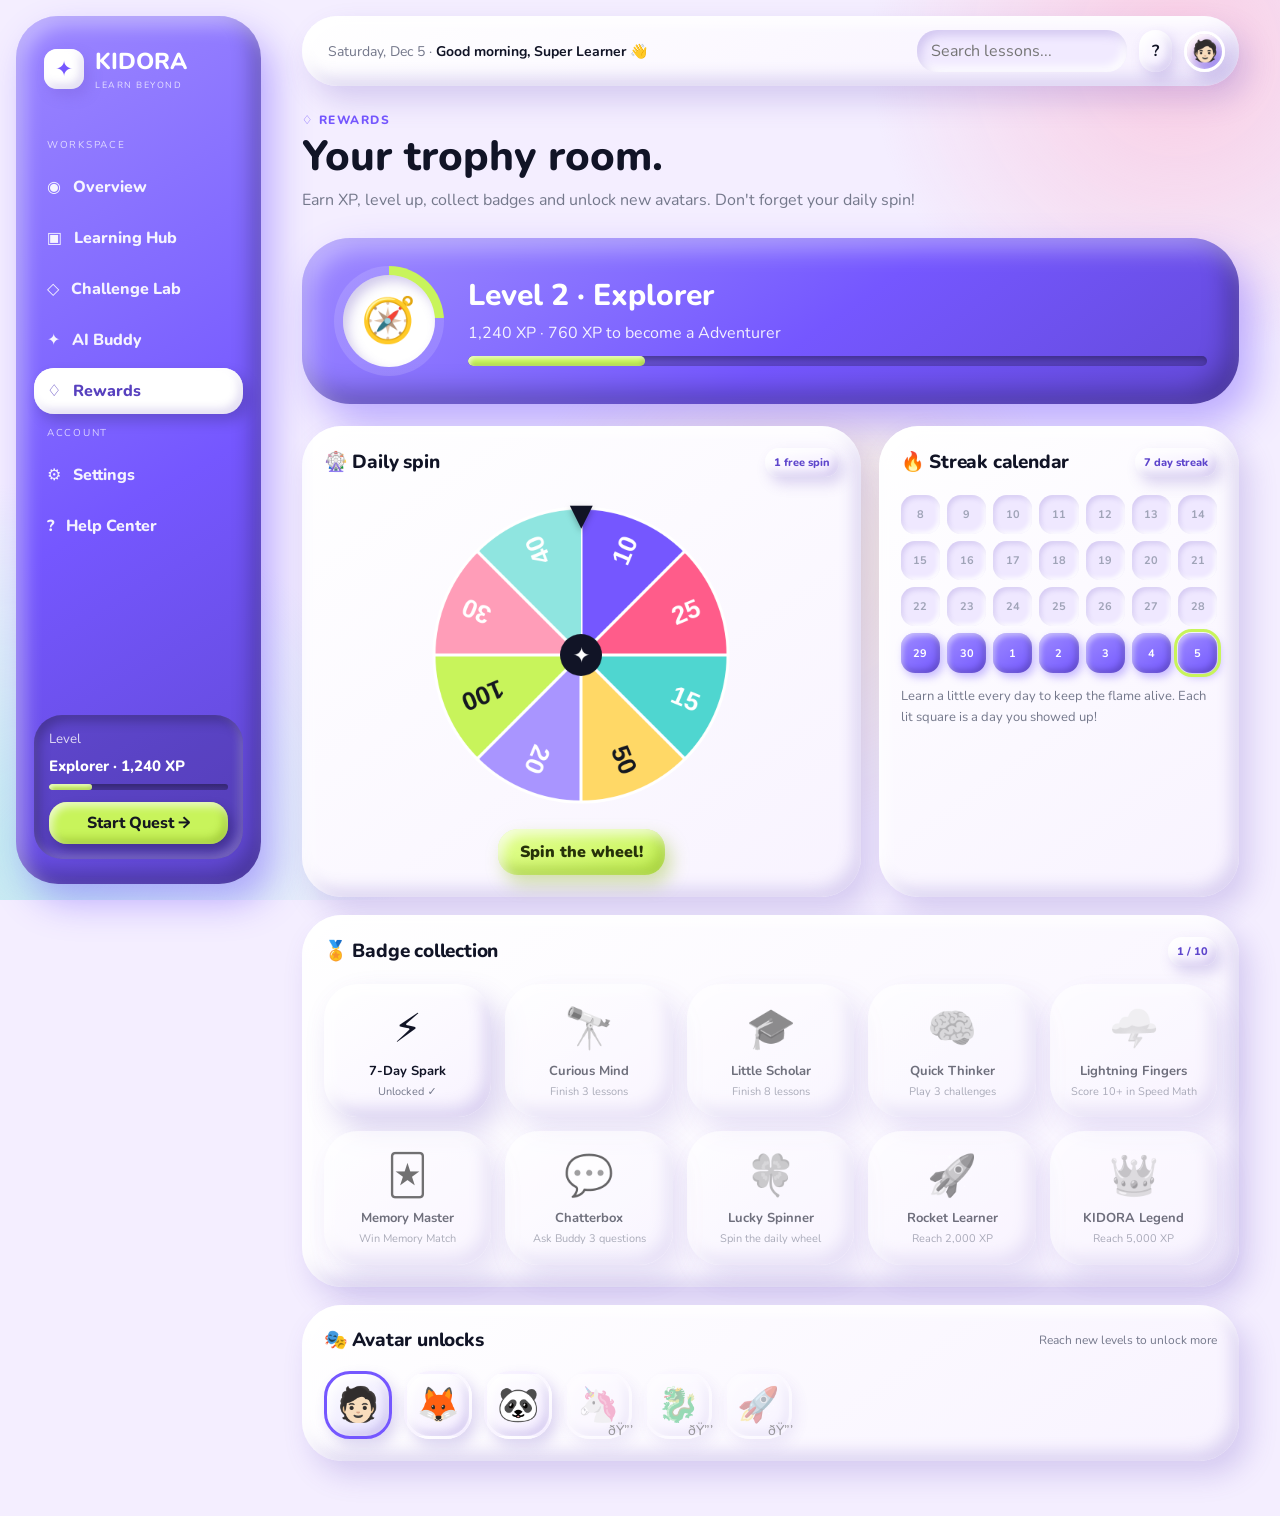
<file: rewards.html>
<!DOCTYPE html>
<html lang="en">
<head>
<meta charset="UTF-8">
<meta name="viewport" content="width=device-width, initial-scale=1.0">
<title>Rewards — KIDORA</title>
<link rel="preconnect" href="https://fonts.googleapis.com">
<link rel="preconnect" href="https://fonts.gstatic.com" crossorigin>
<link href="https://fonts.googleapis.com/css2?family=DM+Sans:wght@400;500;600;700&family=Manrope:wght@600;700;800&display=swap" rel="stylesheet">
<link rel="stylesheet" href="styles.css">
</head>
<body data-page="rewards">
<div class="app">
<aside class="sidebar" id="sidebar"></aside>
<div class="main">
<header class="topbar" id="topbar"></header>
<main class="content">

<div class="page-head"><div class="kicker">♢ Rewards</div><h1>Your trophy room.</h1><p>Earn XP, level up, collect badges and unlock new avatars. Don't forget your daily spin!</p></div>

<div class="level-card">
  <div class="level-ring" id="ring"><span id="ringE">🌱</span></div>
  <div style="flex:1;min-width:220px"><h2 id="lvName"></h2><p id="lvTxt"></p><div class="mini-bar" style="height:10px"><i id="lvBar" style="width:0"></i></div></div>
</div>

<div class="layout">
  <section class="panel">
    <div class="panel-head"><h2>🎡 Daily spin</h2><span class="xp" id="spinNote"></span></div>
    <div class="wheel-wrap"><div class="pointer">▼</div><canvas id="wheel" width="400" height="400"></canvas></div>
    <div style="text-align:center;margin-top:14px"><button class="btn lime" id="spin">Spin the wheel!</button></div>
  </section>

  <section class="panel">
    <div class="panel-head"><h2>🔥 Streak calendar</h2><span class="xp" id="streakNote"></span></div>
    <div class="cal" id="cal"></div>
    <p style="color:var(--muted);font-size:13px;line-height:1.6;margin-bottom:0">Learn a little every day to keep the flame alive. Each lit square is a day you showed up!</p>
  </section>

  <section class="panel span-all">
    <div class="panel-head"><h2>🏅 Badge collection</h2><span class="xp" id="bCount"></span></div>
    <div class="bgrid" id="badges"></div>
  </section>

  <section class="panel span-all">
    <div class="panel-head"><h2>🎭 Avatar unlocks</h2><span style="color:var(--muted);font-size:12px">Reach new levels to unlock more</span></div>
    <div class="av-grid" id="avs"></div>
  </section>
</div>

</main>
</div>
</div>
<script src="shared.js"></script>
<script>
const SEG=[10,25,15,50,20,100,30,40],COL=['#7557ff','#ff5c8a','#4fd6d0','#ffd866','#a995ff','#c8f45b','#ff9db8','#8fe5e0'];
const ICON=['🌱','🧭','🧗','🏔️','👑'];
function drawWheel(){
  const c=$('#wheel'),x=c.getContext('2d'),R=200,a=Math.PI*2/SEG.length;
  SEG.forEach((v,i)=>{
    x.beginPath();x.moveTo(R,R);x.arc(R,R,R-4,-Math.PI/2+i*a,-Math.PI/2+(i+1)*a);x.fillStyle=COL[i];x.fill();x.strokeStyle='#fff';x.lineWidth=4;x.stroke();
    x.save();x.translate(R,R);x.rotate(-Math.PI/2+i*a+a/2);x.fillStyle=i===5||i===3?'#151820':'#fff';x.font='900 34px Nunito, sans-serif';x.textAlign='right';x.fillText(v,R-30,12);x.restore();
  });
  x.beginPath();x.arc(R,R,28,0,7);x.fillStyle='#111426';x.fill();
  x.fillStyle='#fff';x.font='28px sans-serif';x.textAlign='center';x.fillText('✦',R,R+10);
}
let rot=0;
function spinState(){
  const used=S.lastSpin===ds();
  $('#spin').disabled=used;$('#spin').textContent=used?'Come back tomorrow! 🌙':'Spin the wheel!';
  $('#spinNote').textContent=used?'Used today':'1 free spin';
}
$('#spin').onclick=()=>{
  if(S.lastSpin===ds())return;
  S.lastSpin=ds();save();$('#spin').disabled=true;
  const i=rand(SEG.length),seg=360/SEG.length,center=i*seg+seg/2;
  rot+=360*5+((360-center)-(rot%360)+360)%360;
  $('#wheel').style.transform=`rotate(${rot}deg)`;
  setTimeout(()=>{
    S.spins++;save();confetti(SEG[i]>=50?170:90);
    addXP(SEG[i],'Daily spin',false);spinState();
  },4300);
};
function render(){
  const li=levelInfo(S.xp);
  $('#ring').style.setProperty('--p',li.pct);$('#ringE').textContent=ICON[li.i];
  $('#lvName').textContent=`Level ${li.i+1} · ${li.name}`;
  $('#lvTxt').textContent=li.next?`${fmt(S.xp)} XP · ${fmt(li.toNext)} XP to become a ${li.next}`:`${fmt(S.xp)} XP · You reached the top level!`;
  $('#lvBar').style.width=li.pct+'%';
  /* badges */
  $('#bCount').textContent=S.seen.length+' / '+BADGES.length;
  $('#badges').innerHTML=BADGES.map(b=>{const on=S.seen.includes(b.id);return`<div class="bcard ${on?'':'locked'}"><span class="bi">${b.icon}</span><b>${b.name}</b><small>${on?'Unlocked ✓':b.desc}</small></div>`}).join('');
  /* calendar */
  $('#streakNote').textContent=S.streak+' day streak';
  let h='';for(let i=27;i>=0;i--){const d=new Date(Date.now()-i*864e5);h+=`<i class="${i<S.streak?'lit':''} ${i===0?'today':''}">${d.getDate()}</i>`}
  $('#cal').innerHTML=h;
  /* avatars */
  $('#avs').innerHTML=AVATARS.map(([e,min])=>{const ok=S.xp>=min;return`<button class="av ${S.avatar===e?'on':''} ${ok?'':'lock'}" data-e="${e}" data-ok="${ok}" title="${ok?'Equip':'Unlocks at '+fmt(min)+' XP'}">${e}</button>`}).join('');
  $$('.av').forEach(b=>b.onclick=()=>{
    if(b.dataset.ok!=='true'){toast('🔒 Unlocks at '+fmt(AVATARS.find(a=>a[0]===b.dataset.e)[1])+' XP');return}
    S.avatar=b.dataset.e;save();refreshChrome();render();toast('Avatar equipped!');
  });
}
document.addEventListener('DOMContentLoaded',()=>{drawWheel();spinState();render()});
document.addEventListener('kidora:update',render);
</script>
</body>
</html>
</file>
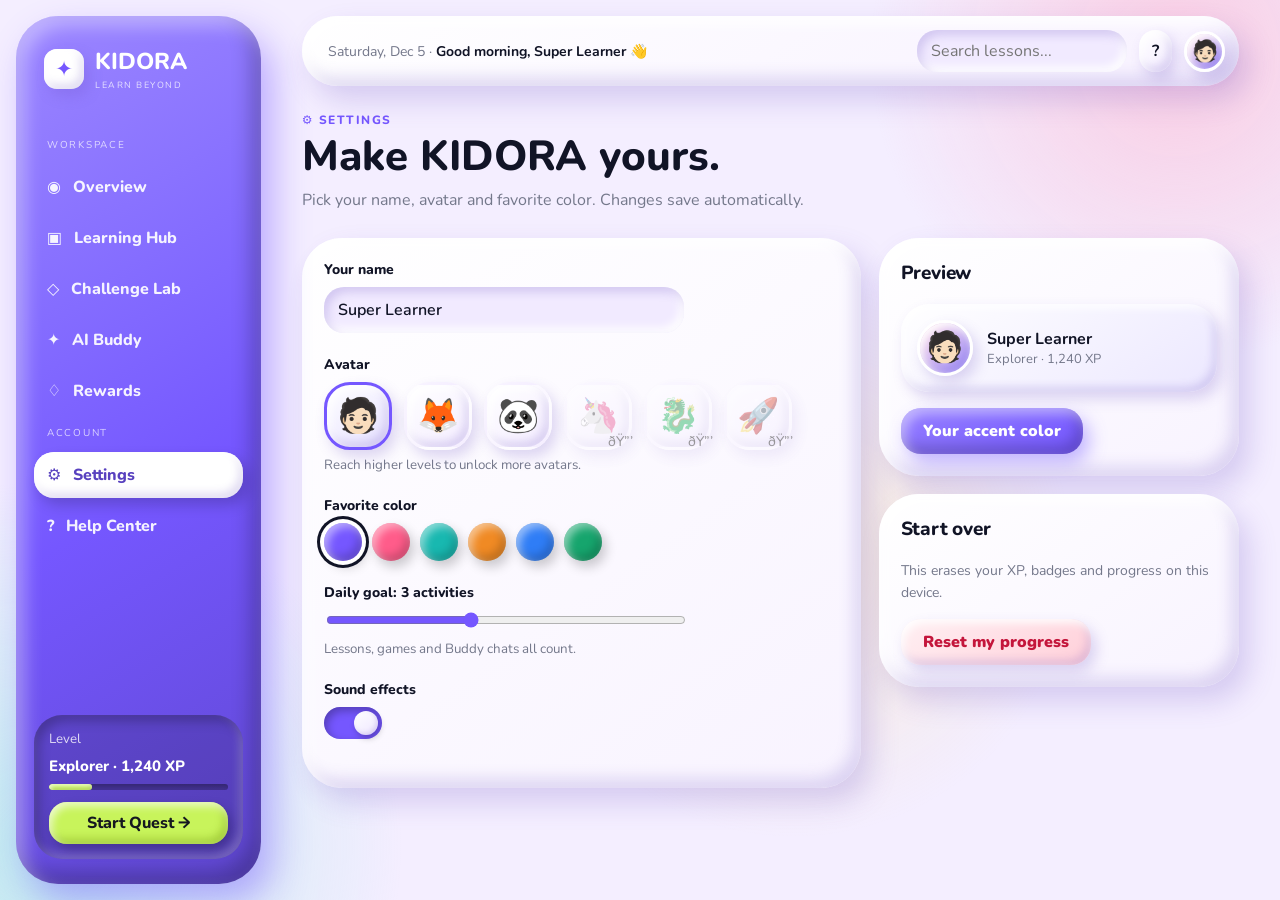
<file: settings.html>
<!DOCTYPE html>
<html lang="en">
<head>
<meta charset="UTF-8">
<meta name="viewport" content="width=device-width, initial-scale=1.0">
<title>Settings — KIDORA</title>
<link rel="preconnect" href="https://fonts.googleapis.com">
<link rel="preconnect" href="https://fonts.gstatic.com" crossorigin>
<link href="https://fonts.googleapis.com/css2?family=DM+Sans:wght@400;500;600;700&family=Manrope:wght@600;700;800&display=swap" rel="stylesheet">
<link rel="stylesheet" href="styles.css">
</head>
<body data-page="settings">
<div class="app">
<aside class="sidebar" id="sidebar"></aside>
<div class="main">
<header class="topbar" id="topbar"></header>
<main class="content">

<div class="page-head"><div class="kicker">⚙ Settings</div><h1>Make KIDORA yours.</h1><p>Pick your name, avatar and favorite color. Changes save automatically.</p></div>

<div class="layout">
  <section class="panel">
    <div class="field"><label for="name">Your name</label><input class="text" id="name" maxlength="20" placeholder="Super Learner"></div>
    <div class="field"><label>Avatar</label><div class="av-grid" id="avs"></div><small>Reach higher levels to unlock more avatars.</small></div>
    <div class="field"><label>Favorite color</label><div class="swatches" id="sw"></div></div>
    <div class="field"><label for="goal">Daily goal: <span id="goalV"></span> activities</label><input type="range" id="goal" min="1" max="6"><small>Lessons, games and Buddy chats all count.</small></div>
    <div class="field"><label>Sound effects</label><button class="switch" id="snd" aria-label="Toggle sound"></button></div>
  </section>

  <aside style="display:grid;gap:18px;align-content:start">
    <div class="panel"><div class="panel-head"><h2>Preview</h2></div>
      <div class="preview"><div class="avatar" id="pAv"></div><div><b id="pName"></b><div style="color:var(--muted);font-size:13px" id="pLv"></div></div></div>
      <p style="margin:16px 0 0"><span class="btn" style="cursor:default">Your accent color</span></p>
    </div>
    <div class="panel"><div class="panel-head"><h2>Start over</h2></div>
      <p style="color:var(--muted);line-height:1.6;font-size:14px;margin-top:0">This erases your XP, badges and progress on this device.</p>
      <button class="btn danger" id="reset">Reset my progress</button></div>
  </aside>
</div>

</main>
</div>
</div>
<script src="shared.js"></script>
<script>
const COLORS=['#7557ff','#ff5c8a','#18b8b0','#f08a24','#2f7df6','#16a56d'];
function ui(){
  const li=levelInfo(S.xp);
  $('#name').value=S.name;$('#goal').value=S.goal;$('#goalV').textContent=S.goal;
  $('#snd').classList.toggle('on',S.sound);
  $('#pAv').textContent=S.avatar;$('#pName').textContent=S.name;$('#pLv').textContent=`${li.name} · ${fmt(S.xp)} XP`;
  $('#sw').innerHTML=COLORS.map(c=>`<button class="sw ${S.accent===c?'on':''}" style="background:${c}" data-c="${c}" aria-label="${c}"></button>`).join('');
  $$('.sw').forEach(b=>b.onclick=()=>{S.accent=b.dataset.c;save();document.documentElement.style.setProperty('--purple',S.accent);ui();toast('Color saved 🎨')});
  $('#avs').innerHTML=AVATARS.map(([e,min])=>{const ok=S.xp>=min;return`<button class="av ${S.avatar===e?'on':''} ${ok?'':'lock'}" data-e="${e}" data-ok="${ok}">${e}</button>`}).join('');
  $$('.av').forEach(b=>b.onclick=()=>{
    if(b.dataset.ok!=='true'){toast('🔒 Keep earning XP to unlock this one!');return}
    S.avatar=b.dataset.e;save();refreshChrome();ui();toast('Avatar saved ✓');
  });
}
$('#name').oninput=e=>{S.name=e.target.value.trim()||'Super Learner';save();refreshChrome();$('#pName').textContent=S.name};
$('#goal').oninput=e=>{S.goal=+e.target.value;$('#goalV').textContent=S.goal;save()};
$('#snd').onclick=()=>{S.sound=!S.sound;save();ui();toast(S.sound?'🔊 Sound on':'🔇 Sound off');if(S.sound)beep('ok')};
$('#reset').onclick=()=>{if(confirm('Really erase all your progress?')){localStorage.removeItem('kidora');location.reload()}};
document.addEventListener('DOMContentLoaded',ui);
</script>
</body>
</html>
</file>
<file: styles.css>
@import url('https://fonts.googleapis.com/css2?family=Nunito:wght@500;600;700;800;900&display=swap');
:root{
  --bg:#f6f7fb;--surface:#fff;--ink:#111426;--muted:#74788b;--line:#e7e8ef;
  --purple:#7557ff;--pink:#5cecff;--cyan:#4fd6d0;--lime:#c8f45b;--yellow:#ffd866;
  --soft:color-mix(in srgb,var(--purple) 12%,white);
  --shadow:0 20px 60px rgba(21,24,48,.08)
}
*{box-sizing:border-box}html{scroll-behavior:smooth}
body{margin:0;background:var(--bg);color:var(--ink);font-family:Nunito,"DM Sans",system-ui,sans-serif}
button,input,select,textarea{font:inherit}button{cursor:pointer;border:0}a{text-decoration:none;color:inherit}

/* ---------- Shell ---------- */
.app{display:grid;grid-template-columns:245px 1fr;min-height:100vh}
.sidebar{position:sticky;top:0;height:100vh;background:#101326;color:#fff;padding:25px 18px;display:flex;flex-direction:column}
.brand{display:flex;align-items:center;gap:11px;padding:5px 10px 35px}
.brand-mark{width:40px;height:40px;border-radius:13px;background:linear-gradient(135deg,color-mix(in srgb,var(--purple) 70%,white),var(--purple));display:grid;place-items:center;font-size:21px;box-shadow:0 8px 22px color-mix(in srgb,var(--purple) 35%,transparent)}
.brand b{font:800 23px Nunito,system-ui,sans-serif}.brand small{display:block;color:#969bb2;font-size:9px;letter-spacing:1.5px;margin-top:2px}
.menu-label{font-size:10px;text-transform:uppercase;letter-spacing:1.7px;color:#6f748d;padding:12px 13px}
.nav{display:grid;gap:5px}
.nav a{display:flex;align-items:center;gap:12px;color:#9fa4ba;padding:12px 13px;border-radius:12px;font-weight:600;transition:.15s}
.nav a:hover,.nav a.active{background:#242842;color:#fff}
.nav a.active{box-shadow:inset 3px 0 var(--purple)}
.side-bottom{margin-top:auto;background:#1c2037;border:1px solid #30344b;border-radius:18px;padding:15px}
.side-bottom small{color:#8f95ad;display:block;margin-bottom:8px}
.side-bottom .lv{font:800 15px Nunito,system-ui,sans-serif;margin-bottom:8px}
.mini-bar{height:6px;background:#2f334d;border-radius:9px;overflow:hidden}.mini-bar i{display:block;height:100%;background:var(--lime);border-radius:9px}
.upgrade{display:block;margin-top:12px;width:100%;background:var(--lime);padding:10px;border-radius:10px;font-weight:800;color:#151820;text-align:center}
.main{min-width:0}
.topbar{height:78px;background:rgba(246,247,251,.9);backdrop-filter:blur(14px);display:flex;align-items:center;justify-content:space-between;padding:0 4%;position:sticky;top:0;z-index:10;border-bottom:1px solid #e9eaf0}
.greeting{font-size:14px;color:var(--muted)}.greeting b{color:var(--ink)}
.actions{display:flex;align-items:center;gap:12px}
.search{background:#fff;border:1px solid var(--line);border-radius:12px;padding:10px 14px;width:210px;outline:none}
.search:focus{border-color:var(--purple)}
.icon-btn{background:#fff;border:1px solid var(--line);border-radius:12px;padding:10px 13px;font-weight:700}
.avatar{width:41px;height:41px;border-radius:50%;display:grid;place-items:center;background:linear-gradient(135deg,#ffd9e5,#9f91ff);font-size:21px}
.content{padding:30px 4% 55px;max-width:1450px;margin:auto}

/* ---------- Headings / buttons ---------- */
.page-head{margin-bottom:24px}
.page-head .kicker{color:var(--purple);font-size:12px;font-weight:800;text-transform:uppercase;letter-spacing:1.5px}
.page-head h1{font:800 clamp(28px,3.4vw,42px)/1.1 Nunito,system-ui,sans-serif;margin:6px 0 8px}
.page-head p{color:var(--muted);margin:0;max-width:640px;line-height:1.6}
.btn{display:inline-block;padding:11px 18px;border-radius:12px;font-weight:800;background:var(--purple);color:#fff;transition:.15s}
.btn:hover{transform:translateY(-2px)}
.btn.lime{background:var(--lime);color:#151820}.btn.ghost{background:var(--soft);color:var(--purple)}.btn.dark{background:#111426;color:#fff}.btn.white{background:#fff;color:#16182a}
.btn:disabled{opacity:.45;cursor:not-allowed;transform:none}
.chips{display:flex;flex-wrap:wrap;gap:8px}
.chip{background:#fff;border:1px solid var(--line);border-radius:999px;padding:8px 14px;font-weight:700;font-size:13px;color:#4b4f66}
.chip:hover{border-color:var(--purple)}.chip.on{background:var(--ink);color:#fff;border-color:var(--ink)}

/* ---------- Hero / stats / panels ---------- */
.hero{background:#111426;color:#fff;border-radius:28px;padding:38px 42px;display:flex;min-height:270px;position:relative;overflow:hidden;box-shadow:var(--shadow)}
.hero:after{content:"";position:absolute;width:340px;height:340px;background:color-mix(in srgb,var(--purple) 35%,transparent);border-radius:50%;filter:blur(10px);right:-100px;top:-100px}
.hero-text{position:relative;z-index:2;max-width:680px}
.eyebrow{color:var(--lime);font-size:12px;font-weight:800;text-transform:uppercase;letter-spacing:1.5px}
.hero h1{font:800 clamp(31px,4vw,50px)/1.03 Nunito,system-ui,sans-serif;margin:10px 0 14px}.hero h1 span{color:#a995ff}
.hero p{color:#b8bdd0;max-width:580px;line-height:1.6;margin:0}.hero .btn{margin-top:24px}
.hero-art{margin-left:auto;align-self:center;position:relative;z-index:2;width:290px;height:210px}
.orbit{position:absolute;inset:20px;border:1px dashed #70758f;border-radius:50%;animation:spin 15s linear infinite}
.orb{position:absolute;width:45px;height:45px;border-radius:15px;display:grid;place-items:center;font-size:23px}
.orb.a{top:-10px;left:115px;background:#ffd866}.orb.b{right:2px;top:72px;background:#4fd6d0}.orb.c{bottom:5px;left:45px;background:#ff6d97}
.hero-art .bot{position:absolute;left:94px;top:62px;width:105px;height:105px;border-radius:32px;background:linear-gradient(145deg,color-mix(in srgb,var(--purple) 75%,white),var(--purple));box-shadow:0 20px 45px #0005;display:grid;place-items:center;font-size:50px;transform:rotate(-5deg);animation:float 3s ease-in-out infinite}
@keyframes spin{to{transform:rotate(360deg)}}
@keyframes float{50%{transform:rotate(-5deg) translateY(-8px)}}
.stats{display:grid;grid-template-columns:repeat(4,1fr);gap:15px;margin:18px 0}
.stat{background:var(--surface);border:1px solid var(--line);border-radius:18px;padding:18px;box-shadow:0 8px 25px #171a3010}
.stat-top{display:flex;justify-content:space-between;color:var(--muted);font-size:12px}
.stat strong{display:block;font:800 28px Nunito,system-ui,sans-serif;margin:8px 0 2px}.up{color:#16a56d;font-size:11px;font-weight:700}
.stat-icon{width:35px;height:35px;border-radius:10px;display:grid;place-items:center}
.layout{display:grid;grid-template-columns:1.55fr 1fr;gap:18px}.span-all{grid-column:1/-1}
.panel{background:#fff;border:1px solid var(--line);border-radius:22px;padding:22px;box-shadow:0 8px 25px #171a3009}
.panel-head{display:flex;justify-content:space-between;align-items:center;margin-bottom:18px}
.panel h2{font:800 19px Nunito,system-ui,sans-serif;margin:0}.view{color:var(--purple);font-size:12px;font-weight:800;background:none}
.quest{display:flex;align-items:center;gap:15px;padding:15px;border-radius:16px;background:#fafaff;margin-bottom:10px;border:1px solid #eeeefa;transition:.15s}
.quest:hover{transform:translateX(4px);border-color:var(--purple)}
.qicon{width:49px;height:49px;border-radius:14px;display:grid;place-items:center;font-size:23px}
.qi1{background:#ece7ff}.qi2{background:#dff9f7}.qi3{background:#fff1d1}.qi4{background:#ffe3ec}
.quest-info{flex:1}.quest-info b{display:block;font-size:14px}.quest-info small{color:var(--muted);font-size:11px}
.xp{font-size:11px;font-weight:800;color:var(--purple);background:var(--soft);padding:7px 9px;border-radius:9px}
.progress-row{margin-top:20px}.progress-meta{display:flex;justify-content:space-between;font-size:12px;margin-bottom:8px}.progress-meta span{color:var(--muted)}
.bar{height:9px;background:#ececf3;border-radius:20px;overflow:hidden}.fill{height:100%;border-radius:20px;background:linear-gradient(90deg,var(--purple),color-mix(in srgb,var(--purple) 55%,white));transition:width .6s}
.week{height:190px;display:flex;align-items:end;gap:12px;padding:5px 5px 0}
.day{flex:1;text-align:center;color:#989cad;font-size:10px}.column{height:140px;display:flex;align-items:end;justify-content:center}
.column span{width:20px;border-radius:8px 8px 3px 3px;background:#dddff0}.day.active{color:var(--purple);font-weight:800}.day.active .column span{background:var(--purple)}
.badge{display:flex;align-items:center;gap:13px;padding:12px 0;border-bottom:1px solid var(--line)}.badge:last-child{border:0}
.badge-icon{width:43px;height:43px;border-radius:13px;display:grid;place-items:center;font-size:22px;background:var(--soft)}
.badge b{font-size:13px}.badge small{display:block;color:var(--muted);font-size:11px;margin-top:3px}
.dark-card{background:#111426;color:#fff;border-radius:17px;padding:20px}
.dark-card h3{margin:8px 0;font:700 17px Nunito,system-ui,sans-serif}.dark-card p{color:#aeb4c9;font-size:13px;line-height:1.6}
.fact{display:flex;gap:18px;align-items:center;background:linear-gradient(120deg,#fff7dc,#ffe9f0);border-radius:18px;padding:20px}
.fact .e{font-size:42px}.fact b{font:800 13px Nunito,system-ui,sans-serif;text-transform:uppercase;letter-spacing:1px;color:#b0731c}.fact p{margin:5px 0 0;line-height:1.6}

/* ---------- Cards / grids ---------- */
.grid{display:grid;gap:16px}.g3{grid-template-columns:repeat(auto-fill,minmax(250px,1fr))}.g2{grid-template-columns:repeat(auto-fit,minmax(300px,1fr))}
.lcard{background:#fff;border:1px solid var(--line);border-radius:20px;padding:20px;display:flex;flex-direction:column;gap:10px;transition:.2s;cursor:pointer;text-align:left;position:relative}
.lcard:hover{transform:translateY(-4px);box-shadow:var(--shadow);border-color:var(--purple)}
.lcard .ico{width:56px;height:56px;border-radius:17px;display:grid;place-items:center;font-size:29px}
.lcard h3{font:800 17px Nunito,system-ui,sans-serif;margin:4px 0 0}.lcard small{color:var(--muted)}
.lcard .meta{display:flex;gap:8px;align-items:center;flex-wrap:wrap}
.tag{font-size:11px;font-weight:800;padding:5px 9px;border-radius:8px;background:#f0f1f7;color:#555a72}
.check{position:absolute;right:16px;top:16px;background:#d7f8e7;color:#0f8a57;font-size:11px;font-weight:800;padding:5px 9px;border-radius:8px}
.featured{display:flex;gap:26px;align-items:center;background:linear-gradient(120deg,#111426,#2a2166);color:#fff;border-radius:26px;padding:30px 34px;margin-bottom:22px;position:relative;overflow:hidden}
.featured .big{font-size:78px}.featured h2{font:800 28px Nunito,system-ui,sans-serif;margin:6px 0 8px}.featured p{color:#b8bdd0;margin:0 0 16px;line-height:1.6}
.section-title{font:800 21px Nunito,system-ui,sans-serif;margin:30px 0 14px}
.flip{perspective:900px;height:150px;cursor:pointer}
.flip-in{position:relative;width:100%;height:100%;transition:transform .55s;transform-style:preserve-3d}
.flip.on .flip-in{transform:rotateY(180deg)}
.face{position:absolute;inset:0;backface-visibility:hidden;border-radius:18px;display:grid;place-items:center;text-align:center;padding:16px;font-weight:700;line-height:1.45;font-size:14px}
.face .em{font-size:34px;display:block;margin-bottom:6px}.back{transform:rotateY(180deg);color:#fff;background:linear-gradient(135deg,var(--purple),#2d1fa0)}

/* ---------- Modal ---------- */
.modal-bg{position:fixed;inset:0;background:#0a0c1acc;display:none;place-items:center;z-index:60;padding:18px}
.modal-bg.open{display:grid}
.modal{background:#fff;border-radius:26px;max-width:560px;width:100%;padding:30px;position:relative;max-height:92vh;overflow:auto;animation:pop .25s}
@keyframes pop{from{transform:scale(.92);opacity:0}}
.modal .x{position:absolute;right:16px;top:14px;background:#f0f1f7;width:34px;height:34px;border-radius:50%;font-weight:800}
.modal h2{font:800 24px Nunito,system-ui,sans-serif;margin:6px 0 14px;padding-right:30px}
.slide{font-size:18px;line-height:1.65;min-height:110px}
.dots{display:flex;gap:6px;margin:16px 0}.dots i{height:6px;flex:1;border-radius:6px;background:#e5e6ee}.dots i.on{background:var(--purple)}
.opt{display:block;width:100%;text-align:left;background:#f6f7fb;border:2px solid transparent;border-radius:14px;padding:14px 16px;margin:9px 0;font-weight:700;transition:.15s}
.opt:hover{border-color:var(--purple)}.opt.good{background:#d7f8e7;border-color:#27c57f}.opt.bad{background:#ffe0e6;border-color:#ff5c7c;animation:shake .35s}
@keyframes shake{25%{transform:translateX(-7px)}75%{transform:translateX(7px)}}
.row-end{display:flex;justify-content:space-between;align-items:center;gap:10px;margin-top:18px}

/* ---------- Games ---------- */
.tabs{display:flex;gap:10px;flex-wrap:wrap;margin-bottom:20px}
.tab{background:#fff;border:1px solid var(--line);border-radius:16px;padding:12px 18px;font-weight:800;display:flex;gap:8px;align-items:center}
.tab.on{background:var(--ink);color:#fff;border-color:var(--ink)}
.game{display:none}.game.on{display:block}
.game-card{background:#fff;border:1px solid var(--line);border-radius:24px;padding:28px;max-width:760px}
.game-card h2{font:800 24px Nunito,system-ui,sans-serif;margin:0 0 6px}.game-card>p{color:var(--muted);margin:0 0 18px;line-height:1.6}
.scorebar{display:flex;gap:22px;margin-bottom:18px;flex-wrap:wrap}.scorebar div{background:#f6f7fb;border-radius:14px;padding:10px 16px;font-size:12px;color:var(--muted)}.scorebar b{display:block;font:800 22px Nunito,system-ui,sans-serif;color:var(--ink)}
.input{border:2px solid var(--line);border-radius:14px;padding:13px 16px;font-size:18px;font-weight:700;outline:none;width:150px}.input:focus{border-color:var(--purple)}
.row{display:flex;gap:10px;align-items:center;flex-wrap:wrap}
.log{margin-top:16px;display:grid;gap:8px}.log div{background:#fafaff;border-radius:12px;padding:10px 14px;font-weight:700;animation:pop .25s}
.big-q{font:800 52px Nunito,system-ui,sans-serif;text-align:center;margin:18px 0;letter-spacing:2px}
.timer{height:10px;background:#ececf3;border-radius:10px;overflow:hidden;margin-bottom:6px}.timer i{display:block;height:100%;background:linear-gradient(90deg,var(--pink),var(--yellow));width:100%;transition:width 1s linear}
.mem{display:grid;grid-template-columns:repeat(4,1fr);gap:12px;max-width:440px}
.mcard{aspect-ratio:1;border-radius:16px;font-size:34px;background:linear-gradient(135deg,var(--purple),#2d1fa0);color:transparent;display:grid;place-items:center;transition:.3s;box-shadow:0 8px 18px #0002}
.mcard.up{background:#fff;color:inherit;border:2px solid var(--purple);transform:rotateY(0)}.mcard.ok{background:#d7f8e7;color:inherit;border:2px solid #27c57f}
.result{margin-top:16px;padding:16px;border-radius:16px;background:#f1ffd6;font-weight:700;display:none}.result.show{display:block;animation:pop .3s}

/* ---------- Chat ---------- */
.buddy-wrap{display:grid;grid-template-columns:1fr 320px;gap:18px;align-items:start}
.chat{background:#fff;border:1px solid var(--line);border-radius:24px;display:flex;flex-direction:column;height:min(640px,72vh);overflow:hidden}
.chat-top{display:flex;align-items:center;gap:12px;padding:16px 20px;background:#111426;color:#fff}
.chat-top .face2{width:44px;height:44px;border-radius:14px;background:linear-gradient(145deg,#8d77ff,var(--purple));display:grid;place-items:center;font-size:24px}
.chat-top small{display:block;color:#9fe9b8;font-size:11px}
.msgs{flex:1;overflow:auto;padding:18px;display:flex;flex-direction:column;gap:12px;background:#fbfbff}
.msg{max-width:80%;padding:12px 15px;border-radius:16px;line-height:1.6;font-size:14px;animation:pop .2s}
.msg.bot{background:var(--soft);align-self:flex-start;border-bottom-left-radius:4px}.msg.me{background:var(--purple);color:#fff;align-self:flex-end;border-bottom-right-radius:4px}
.typing i{display:inline-block;width:7px;height:7px;border-radius:50%;background:var(--purple);margin:0 2px;animation:bounce 1s infinite}.typing i:nth-child(2){animation-delay:.15s}.typing i:nth-child(3){animation-delay:.3s}
@keyframes bounce{50%{transform:translateY(-6px);opacity:.5}}
.chat-in{display:flex;gap:10px;padding:14px;border-top:1px solid var(--line)}.chat-in input{flex:1;border:2px solid var(--line);border-radius:13px;padding:12px 14px;outline:none}.chat-in input:focus{border-color:var(--purple)}

/* ---------- Rewards ---------- */
.level-card{display:flex;gap:24px;align-items:center;background:linear-gradient(120deg,#111426,#2a2166);color:#fff;border-radius:26px;padding:28px 32px;margin-bottom:22px;flex-wrap:wrap}
.level-ring{width:110px;height:110px;border-radius:50%;display:grid;place-items:center;font-size:44px;background:conic-gradient(var(--lime) calc(var(--p)*1%),#ffffff22 0)}
.level-ring span{width:92px;height:92px;border-radius:50%;background:#1a1d3a;display:grid;place-items:center}
.level-card h2{font:800 30px Nunito,system-ui,sans-serif;margin:0}.level-card p{color:#b8bdd0;margin:6px 0 12px}
.bgrid{display:grid;grid-template-columns:repeat(auto-fill,minmax(150px,1fr));gap:14px}
.bcard{background:#fff;border:1px solid var(--line);border-radius:20px;padding:18px 12px;text-align:center}
.bcard .bi{font-size:40px;display:block;margin-bottom:6px}.bcard b{font-size:13px;display:block}.bcard small{color:var(--muted);font-size:11px;line-height:1.4;display:block;margin-top:4px}
.bcard.locked{opacity:.55}.bcard.locked .bi{filter:grayscale(1)}
.wheel-wrap{display:grid;place-items:center;position:relative;padding:10px 0}
.wheel-wrap canvas{width:min(300px,100%);transition:transform 4.2s cubic-bezier(.12,.7,.12,1)}
.pointer{position:absolute;top:0;font-size:30px;z-index:2;filter:drop-shadow(0 3px 3px #0004)}
.cal{display:grid;grid-template-columns:repeat(7,1fr);gap:7px}.cal i{aspect-ratio:1;border-radius:10px;background:#ececf3;display:grid;place-items:center;font-style:normal;font-size:11px;color:#a0a4b8;font-weight:700}
.cal i.lit{background:var(--purple);color:#fff}.cal i.today{outline:3px solid var(--lime);outline-offset:1px}
.av-grid{display:flex;gap:12px;flex-wrap:wrap}
.av{width:68px;height:68px;border-radius:20px;background:#f0f1f7;font-size:34px;display:grid;place-items:center;border:3px solid transparent;position:relative}
.av.on{border-color:var(--purple);background:var(--soft)}.av.lock{opacity:.4;cursor:not-allowed}.av.lock:after{content:"ðŸ”’";position:absolute;font-size:14px;right:-4px;bottom:-4px}

/* ---------- Settings / Help ---------- */
.field{margin-bottom:22px}.field label{display:block;font-weight:800;margin-bottom:8px;font-size:14px}.field small{color:var(--muted);display:block;margin-top:6px}
.text{border:2px solid var(--line);border-radius:13px;padding:12px 14px;width:100%;max-width:360px;outline:none;font-weight:600}.text:focus{border-color:var(--purple)}
textarea.text{max-width:100%;min-height:110px;resize:vertical}
.swatches{display:flex;gap:10px}.sw{width:38px;height:38px;border-radius:50%;border:4px solid #fff;box-shadow:0 0 0 2px var(--line)}.sw.on{box-shadow:0 0 0 3px var(--ink)}
.switch{width:54px;height:30px;border-radius:30px;background:#d4d6e2;position:relative;transition:.2s}.switch:after{content:"";position:absolute;left:3px;top:3px;width:24px;height:24px;border-radius:50%;background:#fff;transition:.2s}.switch.on{background:var(--purple)}.switch.on:after{left:27px}
input[type=range]{width:100%;max-width:360px;accent-color:var(--purple)}
.danger{background:#ffe0e6;color:#c4163c}
.preview{display:flex;align-items:center;gap:14px;background:var(--soft);border-radius:18px;padding:16px}.preview .avatar{width:56px;height:56px;font-size:30px}
details{background:#fff;border:1px solid var(--line);border-radius:16px;padding:16px 20px;margin-bottom:10px}
details[open]{border-color:var(--purple)}summary{font-weight:800;cursor:pointer;list-style:none;display:flex;justify-content:space-between}summary:after{content:"+";color:var(--purple);font-size:20px;line-height:1}details[open] summary:after{content:"â€“"}
details p{color:#4b4f66;line-height:1.7;margin:12px 0 0}
.step3{display:grid;grid-template-columns:repeat(auto-fit,minmax(220px,1fr));gap:14px;margin-bottom:10px}
.step3 div{background:#fff;border:1px solid var(--line);border-radius:20px;padding:20px}.step3 .n{width:36px;height:36px;border-radius:12px;background:var(--purple);color:#fff;display:grid;place-items:center;font-weight:800;margin-bottom:10px}

/* ---------- Toast / confetti ---------- */
.toast{position:fixed;right:22px;bottom:22px;background:#101326;color:#fff;padding:14px 18px;border-radius:13px;box-shadow:0 15px 40px #0003;transform:translateY(30px);opacity:0;pointer-events:none;transition:.25s;z-index:90;font-size:13px;max-width:350px}
.toast.show{opacity:1;transform:translateY(0)}
.confetti{position:fixed;inset:0;pointer-events:none;z-index:80}

/* ---------- Responsive ---------- */
@media(max-width:1050px){
  .app{grid-template-columns:80px 1fr}
  .brand div,.menu-label,.nav a span,.side-bottom{display:none}
  .brand{justify-content:center;padding-bottom:25px}.nav a{justify-content:center}
  .layout,.buddy-wrap{grid-template-columns:1fr}.hero-art{width:230px}.stats{grid-template-columns:repeat(2,1fr)}
}
@media(max-width:700px){
  .app{display:block}
  .sidebar{position:fixed;top:auto;bottom:0;left:0;right:0;height:64px;padding:6px;flex-direction:row;z-index:30}
  .brand,.menu-label,.side-bottom,.nav.secondary{display:none}
  .nav{display:flex;flex:1;justify-content:space-around}.nav a{padding:10px 14px}
  .main{padding-bottom:70px}.topbar{height:65px;padding:0 18px}.search,.greeting small{display:none}
  .content{padding:18px}
  .hero{display:block;padding:27px;min-height:400px}.hero-art{width:100%;height:170px;margin:15px auto 0}
  .featured{flex-direction:column;align-items:flex-start}.stats{grid-template-columns:1fr 1fr}
  .layout{display:block}.panel{margin-bottom:18px}.big-q{font-size:40px}
  .toast{bottom:80px}
}
@media(max-width:430px){.stats{grid-template-columns:1fr}.hero h1{font-size:34px}.hero-art{transform:scale(.85);margin-left:-10%;width:120%}.week{gap:4px}.greeting{font-size:12px}}


/* =====================================================================
   CLAYMORPHISM LAYER: puffy, soft, pastel, moulded-from-clay. Loaded last.
   ===================================================================== */
:root{
  --clay-bg:#f4eeff;
  --c-light:rgba(255,255,255,.95);
  --c-shade:rgba(104,78,190,.20);
  --c-drop:rgba(104,78,190,.22);
  /* big white clay slab */
  --clay:10px 14px 28px var(--c-drop),inset 7px 8px 14px var(--c-light),inset -7px -9px 16px var(--c-shade);
  --clay-hi:14px 20px 36px rgba(104,78,190,.30),inset 7px 8px 14px var(--c-light),inset -7px -9px 16px var(--c-shade);
  /* small clay pill / chip */
  --clay-sm:5px 7px 14px var(--c-drop),inset 3px 4px 8px var(--c-light),inset -4px -5px 9px var(--c-shade);
  /* pressed-in (inputs, tracks) */
  --press:inset 4px 5px 10px rgba(104,78,190,.22),inset -4px -5px 10px rgba(255,255,255,.95);
  /* coloured clay (buttons, hero) */
  --clay-col:inset 5px 6px 12px rgba(255,255,255,.45),inset -6px -8px 14px rgba(0,0,0,.20);
}
body{background:var(--clay-bg);font-family:Nunito,"DM Sans",system-ui,sans-serif}
body::before{content:"";position:fixed;inset:0;z-index:-1;pointer-events:none;
  background:
    radial-gradient(440px 440px at 92% 6%,rgba(255,172,200,.50),transparent 70%),
    radial-gradient(520px 520px at 3% 94%,rgba(140,230,225,.50),transparent 70%),
    radial-gradient(400px 400px at 62% 62%,rgba(255,226,140,.32),transparent 70%)}
button,input,select,textarea{font-family:inherit}

/* ---------- Clay sidebar: one big purple clay slab ---------- */
.app{grid-template-columns:261px 1fr}
.sidebar{
  top:16px;height:calc(100vh - 32px);margin:16px 0 16px 16px;border-radius:42px;border:0;
  background:linear-gradient(150deg,color-mix(in srgb,var(--purple) 72%,#fff),var(--purple) 55%,color-mix(in srgb,var(--purple) 82%,#000));
  box-shadow:12px 18px 36px color-mix(in srgb,var(--purple) 45%,transparent),inset 9px 10px 18px rgba(255,255,255,.38),inset -10px -12px 20px rgba(0,0,0,.24)}
.brand-mark{background:#fff;color:var(--purple);box-shadow:var(--clay-sm)}
.brand b{color:#fff}.brand small{color:rgba(255,255,255,.78)}
.menu-label{color:rgba(255,255,255,.72)}
.nav a{color:rgba(255,255,255,.92);border-radius:20px;font-weight:800;transition:transform .15s,background .15s}
.nav a:hover{background:rgba(255,255,255,.18);color:#fff}
.nav a.active{background:#fff;color:color-mix(in srgb,var(--purple) 75%,#000);box-shadow:5px 7px 14px rgba(0,0,0,.18),inset 3px 4px 8px #fff,inset -4px -5px 9px var(--c-shade)}
.nav a:active{transform:scale(.96)}
.side-bottom{background:rgba(0,0,0,.14);border:0;border-radius:28px;box-shadow:inset 5px 6px 12px rgba(0,0,0,.25),inset -4px -5px 10px rgba(255,255,255,.22)}
.side-bottom small{color:rgba(255,255,255,.8)}.side-bottom .lv{color:#fff}
.mini-bar{background:rgba(0,0,0,.22);box-shadow:inset 2px 3px 5px rgba(0,0,0,.25)}
.mini-bar i{background:var(--lime);box-shadow:inset 2px 2px 4px rgba(255,255,255,.7),inset -2px -2px 4px rgba(0,0,0,.15)}
.upgrade{border-radius:18px;box-shadow:4px 6px 12px rgba(0,0,0,.22),inset 3px 4px 8px rgba(255,255,255,.7),inset -4px -5px 9px rgba(110,150,10,.4);transition:transform .15s}
.upgrade:active{transform:scale(.96)}

/* ---------- Top bar: white clay pill ---------- */
.topbar{top:16px;height:70px;margin:16px 4% 0;padding:0 14px 0 26px;border:0;border-radius:36px;background:linear-gradient(145deg,#fff,#f7f1ff);-webkit-backdrop-filter:none;backdrop-filter:none;box-shadow:var(--clay)}
.content{padding-top:26px}
.search,.chat-in input,.text,.input{background:#f1eaff;border:0;border-radius:20px;box-shadow:var(--press);color:var(--ink)}
.search:focus,.chat-in input:focus,.text:focus,.input:focus{outline:3px solid color-mix(in srgb,var(--purple) 45%,transparent);outline-offset:1px}
.icon-btn{background:linear-gradient(145deg,#fff,#f4edff);border:0;border-radius:20px;box-shadow:var(--clay-sm);color:var(--ink)}
.avatar{box-shadow:var(--clay-sm);border:3px solid #fff}

/* ---------- Clay surfaces ---------- */
.panel,.stat,.lcard,.game-card,.chat,.bcard,.step3 div,details,.fact,.quest{
  border:0;background:linear-gradient(145deg,#fff,#f8f3ff);-webkit-backdrop-filter:none;backdrop-filter:none;box-shadow:var(--clay)}
.panel,.game-card{border-radius:40px}
.chat{border-radius:40px;box-shadow:10px 14px 28px var(--c-drop),inset 6px 7px 12px var(--c-light)}
.stat,.lcard,.bcard,.step3 div,details,.fact{border-radius:34px}
.quest{border-radius:28px;background:linear-gradient(145deg,#fff,#f6f0ff);box-shadow:var(--clay-sm)}
.panel-head h2,.panel h2{letter-spacing:-.2px}
.tag{background:#ece5ff;color:#5b49b0;border-radius:12px;box-shadow:inset 2px 2px 4px #fff,inset -2px -2px 4px rgba(104,78,190,.15)}
.check{box-shadow:inset 2px 2px 4px rgba(255,255,255,.8),inset -2px -2px 4px rgba(15,138,87,.2)}

/* chips, tabs, answers: small clay pills */
.chip,.tab,.opt,.xp,.av,.scorebar div,.log div,.preview{
  border:0;background:linear-gradient(145deg,#fff,#f4edff);-webkit-backdrop-filter:none;backdrop-filter:none;box-shadow:var(--clay-sm)}
.chip{border-radius:999px;color:#4a3f85;font-weight:800}
.tab{border-radius:26px;font-weight:900}
.chip.on,.tab.on{background:linear-gradient(145deg,color-mix(in srgb,var(--purple) 78%,#fff),var(--purple));color:#fff;box-shadow:5px 7px 14px color-mix(in srgb,var(--purple) 45%,transparent),var(--clay-col)}
.opt{border:3px solid transparent;border-radius:24px}
.opt.good{background:linear-gradient(145deg,#e6fff2,#c4f5dc);border-color:#27c57f}
.opt.bad{background:linear-gradient(145deg,#fff0f3,#ffd3dc);border-color:#ff5c7c}
.xp{border-radius:14px;color:color-mix(in srgb,var(--purple) 80%,#000)}
.scorebar div,.log div{border-radius:22px}
.preview{border-radius:28px;background:linear-gradient(145deg,#fff,color-mix(in srgb,var(--purple) 14%,#fff))}
.fact{background:linear-gradient(145deg,#fff8de,#ffe9f1)}

/* ---------- Buttons: coloured clay ---------- */
.btn{border:0;border-radius:20px;padding:12px 22px;font-weight:900;background:linear-gradient(145deg,color-mix(in srgb,var(--purple) 78%,#fff),var(--purple));color:#fff;
  box-shadow:6px 9px 18px color-mix(in srgb,var(--purple) 42%,transparent),var(--clay-col);transition:transform .15s,box-shadow .15s}
.btn.lime{background:linear-gradient(145deg,#e2ff8e,var(--lime));color:#27320a;box-shadow:6px 9px 18px rgba(150,190,40,.4),inset 5px 6px 12px rgba(255,255,255,.7),inset -6px -8px 14px rgba(110,150,10,.35)}
.btn.ghost{background:linear-gradient(145deg,#fff,#efe7ff);color:var(--purple);box-shadow:var(--clay-sm)}
.btn.white{background:linear-gradient(145deg,#fff,#f4edff);color:#2b2160;box-shadow:6px 9px 18px rgba(0,0,0,.22),inset 4px 5px 10px #fff,inset -5px -6px 12px var(--c-shade)}
.btn.dark{background:linear-gradient(145deg,#4a3f85,#2d2557);color:#fff}
.btn.danger,.danger{background:linear-gradient(145deg,#fff0f3,#ffcfd9);color:#c4163c;box-shadow:var(--clay-sm)}
.btn:hover{transform:translateY(-3px)}
.btn:active{transform:translateY(2px) scale(.96);box-shadow:3px 4px 8px color-mix(in srgb,var(--purple) 35%,transparent),var(--clay-col)}
.btn:disabled{opacity:.55}
.view{font-weight:900}

/* ---------- Hero cards: big coloured clay slabs ---------- */
.hero,.featured,.level-card{
  background:linear-gradient(145deg,color-mix(in srgb,var(--purple) 70%,#fff),var(--purple) 55%,color-mix(in srgb,var(--purple) 85%,#000));
  border:0;border-radius:48px;-webkit-backdrop-filter:none;backdrop-filter:none;
  box-shadow:14px 20px 40px color-mix(in srgb,var(--purple) 45%,transparent),inset 10px 12px 22px rgba(255,255,255,.36),inset -12px -14px 24px rgba(0,0,0,.26)}
.hero:after{background:rgba(255,255,255,.16);filter:none;width:300px;height:300px;right:-80px;top:-110px}
.hero h1 span{color:#ffe38c}
.hero p,.featured p,.level-card p{color:rgba(255,255,255,.9)}
.eyebrow{color:#e6ff9a}
.orbit{border-color:rgba(255,255,255,.55)}
.hero-art .bot,.hero .bot{background:linear-gradient(145deg,#fff,#efe7ff);box-shadow:8px 14px 26px rgba(0,0,0,.28),inset 6px 7px 12px #fff,inset -7px -9px 14px var(--c-shade)}
.orb{box-shadow:5px 8px 14px rgba(0,0,0,.25),inset 4px 5px 9px rgba(255,255,255,.6),inset -5px -6px 10px rgba(0,0,0,.16)}
.level-ring span{background:#fff;box-shadow:inset 5px 6px 12px rgba(104,78,190,.3)}
.dark-card{background:linear-gradient(145deg,color-mix(in srgb,var(--purple) 72%,#fff),var(--purple) 60%,color-mix(in srgb,var(--purple) 84%,#000));border:0;border-radius:32px;box-shadow:8px 12px 24px color-mix(in srgb,var(--purple) 40%,transparent),var(--clay-col)}
.dark-card p{color:rgba(255,255,255,.9)}
.chat-top{background:linear-gradient(145deg,color-mix(in srgb,var(--purple) 72%,#fff),var(--purple));box-shadow:0 8px 16px color-mix(in srgb,var(--purple) 35%,transparent)}
.chat-top small{color:#d9ffe8}
.chat-top .face2{background:#fff;box-shadow:var(--clay-sm)}

/* ---------- Icons, badges, bars ---------- */
.stat-icon,.qicon,.badge-icon,.lcard .ico{box-shadow:4px 6px 12px var(--c-drop),inset 3px 4px 8px rgba(255,255,255,.9),inset -4px -5px 9px rgba(104,78,190,.18)}
.stat-icon{border-radius:14px}
.qicon,.lcard .ico{border-radius:22px}
.badge{border-bottom:0}
.badge-icon{border-radius:20px;background:#efe8ff}
.bar{height:14px;background:#ebe3ff;box-shadow:var(--press);border-radius:20px}
.fill{box-shadow:inset 2px 3px 5px rgba(255,255,255,.55),inset -2px -3px 5px rgba(0,0,0,.18)}
.timer{height:14px;background:#ebe3ff;box-shadow:var(--press)}
.column span{width:24px;border-radius:14px;background:linear-gradient(145deg,#efe8ff,#cdbfff);box-shadow:var(--clay-sm)}
.day.active .column span{background:linear-gradient(145deg,color-mix(in srgb,var(--purple) 70%,#fff),var(--purple));box-shadow:4px 6px 12px color-mix(in srgb,var(--purple) 40%,transparent),var(--clay-col)}
.cal i{background:#efe8ff;box-shadow:inset 2px 3px 5px rgba(104,78,190,.18),inset -2px -2px 4px #fff;border-radius:14px}
.cal i.lit{background:linear-gradient(145deg,color-mix(in srgb,var(--purple) 70%,#fff),var(--purple));box-shadow:3px 4px 8px color-mix(in srgb,var(--purple) 40%,transparent),inset 2px 3px 5px rgba(255,255,255,.45),inset -3px -3px 6px rgba(0,0,0,.2)}
.av{border:3px solid transparent;border-radius:26px}
.av.on{background:linear-gradient(145deg,#fff,color-mix(in srgb,var(--purple) 18%,#fff));border-color:var(--purple)}
.bcard.locked{opacity:.6}

/* ---------- Chat ---------- */
.msgs{background:#f7f2ff;box-shadow:inset 0 8px 14px rgba(104,78,190,.10)}
.msg{border-radius:26px}
.msg.bot{background:linear-gradient(145deg,#fff,#f1eaff);box-shadow:var(--clay-sm);border-bottom-left-radius:8px}
.msg.me{background:linear-gradient(145deg,color-mix(in srgb,var(--purple) 78%,#fff),var(--purple));box-shadow:5px 7px 14px color-mix(in srgb,var(--purple) 38%,transparent),var(--clay-col);border-bottom-right-radius:8px}
.chat-in{background:transparent;border-top:0}

/* ---------- Games ---------- */
.mcard{background:linear-gradient(145deg,color-mix(in srgb,var(--purple) 72%,#fff),var(--purple));border:0;border-radius:24px;box-shadow:5px 8px 16px color-mix(in srgb,var(--purple) 40%,transparent),var(--clay-col);transition:transform .15s}
.mcard:active{transform:scale(.94)}
.mcard.up{background:linear-gradient(145deg,#fff,#f1eaff);border:0;box-shadow:var(--clay-sm)}
.mcard.ok{background:linear-gradient(145deg,#e6fff2,#bff3d8);border:0;box-shadow:inset 4px 5px 10px rgba(255,255,255,.8),inset -5px -6px 10px rgba(39,197,127,.35)}
.result{border-radius:26px;background:linear-gradient(145deg,#f7ffe0,#e4fbb0);box-shadow:var(--clay-sm)}
.flip .face{box-shadow:var(--clay);border-radius:30px}
.flip .back{background:linear-gradient(145deg,color-mix(in srgb,var(--purple) 72%,#fff),var(--purple) 60%,color-mix(in srgb,var(--purple) 85%,#000));box-shadow:8px 12px 24px color-mix(in srgb,var(--purple) 40%,transparent),var(--clay-col)}

/* ---------- Settings / help bits ---------- */
.switch{background:#ddd3f7;box-shadow:var(--press);height:32px;width:58px}
.switch:after{top:4px;left:4px;width:24px;height:24px;background:linear-gradient(145deg,#fff,#eee6ff);box-shadow:2px 3px 6px rgba(0,0,0,.25),inset -2px -2px 4px rgba(104,78,190,.18)}
.switch.on{background:var(--purple);box-shadow:inset 3px 4px 8px rgba(0,0,0,.28)}.switch.on:after{left:30px}
.sw{border:0;box-shadow:4px 6px 12px rgba(0,0,0,.2),inset 4px 4px 8px rgba(255,255,255,.5),inset -4px -5px 8px rgba(0,0,0,.2)}
.sw.on{box-shadow:0 0 0 4px #fff,0 0 0 7px var(--ink),4px 6px 12px rgba(0,0,0,.2),inset 4px 4px 8px rgba(255,255,255,.5),inset -4px -5px 8px rgba(0,0,0,.2)}
.step3 .n{border-radius:16px;background:linear-gradient(145deg,color-mix(in srgb,var(--purple) 72%,#fff),var(--purple));box-shadow:4px 6px 12px color-mix(in srgb,var(--purple) 40%,transparent),var(--clay-col)}
details[open]{border:0;box-shadow:var(--clay-hi)}

/* ---------- Modal and toast ---------- */
.modal-bg{background:rgba(70,45,140,.40);-webkit-backdrop-filter:none;backdrop-filter:none}
.modal{background:linear-gradient(145deg,#fff,#f8f3ff);border:0;border-radius:44px;-webkit-backdrop-filter:none;backdrop-filter:none;box-shadow:14px 22px 50px rgba(40,20,110,.45),inset 8px 9px 16px #fff,inset -8px -10px 18px var(--c-shade)}
.modal .x{background:linear-gradient(145deg,#fff,#efe7ff);box-shadow:var(--clay-sm);color:var(--ink)}
.dots i{height:9px;background:#ebe3ff;box-shadow:inset 1px 2px 3px rgba(104,78,190,.2)}
.dots i.on{background:var(--purple);box-shadow:inset 1px 2px 3px rgba(255,255,255,.5),inset -1px -2px 3px rgba(0,0,0,.2)}
.toast{background:linear-gradient(145deg,#4a3f85,#2d2557);-webkit-backdrop-filter:none;backdrop-filter:none;border:0;border-radius:24px;box-shadow:8px 12px 24px rgba(40,20,110,.4),inset 3px 4px 8px rgba(255,255,255,.2),inset -4px -5px 9px rgba(0,0,0,.25)}

/* ---------- Squishy motion: lift on hover, squash when pressed ---------- */
.lcard,.stat,.bcard,.quest,.chip,.tab,.opt,.icon-btn,.av,.panel,.step3 div{transition:transform .22s cubic-bezier(.34,1.56,.64,1),box-shadow .22s}
.lcard:hover,.stat:hover,.bcard:hover{transform:translateY(-6px) scale(1.015);box-shadow:var(--clay-hi);border-color:transparent}
.quest:hover{transform:translateX(6px);border-color:transparent;box-shadow:var(--clay)}
.chip:hover,.tab:hover,.opt:hover,.icon-btn:hover,.av:hover{transform:translateY(-3px);border-color:transparent}
.lcard:active,.stat:active,.bcard:active,.quest:active,.chip:active,.tab:active,.opt:active,.icon-btn:active,.av:active{transform:scale(.96);box-shadow:3px 5px 10px var(--c-drop),inset 4px 5px 10px var(--c-shade)}
.opt.bad{animation:shake .35s}

@keyframes boing{0%{opacity:0;transform:translateY(34px) scale(.88)}60%{opacity:1;transform:translateY(-7px) scale(1.02)}100%{opacity:1;transform:none}}
.content>*,.layout>*,.stats>*,.grid>*,.bgrid>*,.step3>*,.buddy-wrap>*{animation:boing .75s cubic-bezier(.3,.9,.4,1) backwards}
.stats>*:nth-child(2),.grid>*:nth-child(2),.bgrid>*:nth-child(2),.layout>*:nth-child(2),.step3>*:nth-child(2){animation-delay:.07s}
.stats>*:nth-child(3),.grid>*:nth-child(3),.bgrid>*:nth-child(3),.layout>*:nth-child(3),.step3>*:nth-child(3){animation-delay:.14s}
.stats>*:nth-child(4),.grid>*:nth-child(4),.bgrid>*:nth-child(4),.layout>*:nth-child(4){animation-delay:.21s}
.grid>*:nth-child(n+5),.bgrid>*:nth-child(n+5),.layout>*:nth-child(n+5){animation-delay:.28s}
@media(prefers-reduced-motion:reduce){*,*::before,*::after{animation:none!important;transition:none!important}}

/* ---------- Responsive (re-declared because this layer loads last) ---------- */
@media(max-width:1050px){
  .app{grid-template-columns:96px 1fr}
  .sidebar{margin:16px 0 16px 16px;border-radius:38px}
}
@media(max-width:700px){
  .app{display:block}
  .sidebar{position:fixed;top:auto;bottom:12px;left:12px;right:12px;height:70px;margin:0;padding:8px;border-radius:36px;flex-direction:row;z-index:30}
  .main{padding-bottom:100px}
  .topbar{top:10px;height:60px;margin:10px 12px 0;padding:0 10px 0 18px;border-radius:30px}
  .content{padding:16px 12px}
  .hero,.featured,.level-card{border-radius:38px}
  .panel,.game-card,.chat{border-radius:32px}
  .toast{bottom:96px}
}

/* ---------- Short screens: sidebar never squashes its bottom card ---------- */
.sidebar{overflow-y:auto;overflow-x:hidden;scrollbar-width:none}
.sidebar::-webkit-scrollbar{display:none}
.brand,.menu-label,.nav,.side-bottom{flex-shrink:0}
.side-bottom{margin-top:auto}
@media(max-height:800px) and (min-width:701px){
  .sidebar{padding:18px 14px}
  .brand{padding:2px 10px 14px}
  .menu-label{padding:6px 13px}
  .nav a{padding:9px 13px}
  .side-bottom{padding:12px}
  .nav.secondary{margin-bottom:14px}
  .side-bottom .lv{margin-bottom:6px}
  .upgrade{margin-top:8px;padding:8px}
}
@media(max-height:620px) and (min-width:701px){
  .side-bottom small{display:none}
  .brand{padding-bottom:6px}
}
@media(max-width:700px){.sidebar{overflow:visible}}
</file>
